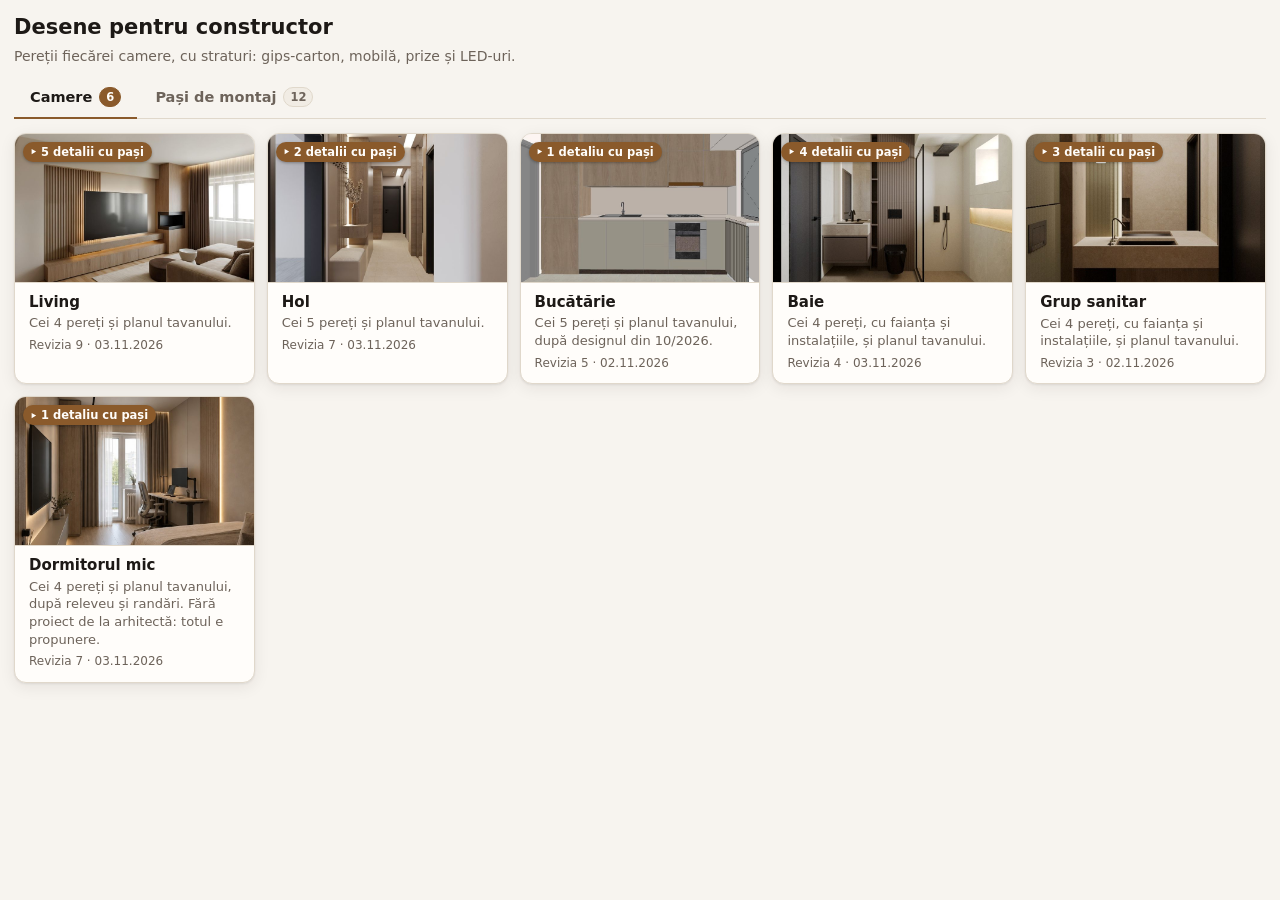
<file: index.html>
<!doctype html>
<html lang="ro">
<head>
<meta charset="utf-8">
<meta name="robots" content="noindex, nofollow">
<meta name="viewport" content="width=device-width, initial-scale=1">
<title>Desene pentru constructor</title>
<link rel="stylesheet" href="css/desen.css">
<script>try { var t = localStorage.getItem('desene:tema'); if (t === 'luminos' || t === 'intunecat') document.documentElement.dataset.tema = t; } catch (e) {}</script>
</head>
<body>
<div class="pagina">
  <header class="cap">
    <h1>Desene pentru constructor</h1>
    <span id="subtitlu">Pereții fiecărei camere, cu straturi: gips-carton, mobilă, prize și LED-uri.</span>
  </header>
  <div class="file-index" role="tablist" aria-label="Ce arată pagina" hidden>
    <button type="button" role="tab" id="fila-camere" aria-controls="panou-camere" aria-selected="true">Camere<span class="nr">6</span></button>
    <button type="button" role="tab" id="fila-pasi" aria-controls="panou-pasi" aria-selected="false" tabindex="-1">Pași de montaj<span class="nr"></span></button>
  </div>
  <section id="panou-camere" role="tabpanel" aria-labelledby="fila-camere">
  <div class="camere carduri">
    <a class="card" href="living.html#N">
      <span class="card-vizual"><img src="img/camere/living.jpg" width="800" height="500" alt="Randarea livingului: peretele televizorului, cu șemineul" loading="lazy" decoding="async"></span>
      <span class="card-text"><b>Living</b><small>Cei 4 pereți și planul tavanului.</small><span class="card-rev">Revizia 9 · 03.11.2026</span></span>
    </a>
    <a class="card" href="hol.html#N">
      <span class="card-vizual"><img src="img/camere/hol.jpg" width="800" height="500" alt="Randarea holului" loading="lazy" decoding="async"></span>
      <span class="card-text"><b>Hol</b><small>Cei 5 pereți și planul tavanului.</small><span class="card-rev">Revizia 7 · 03.11.2026</span></span>
    </a>
    <a class="card" href="bucatarie.html#N">
      <span class="card-vizual"><img src="img/camere/bucatarie.jpg" width="800" height="500" alt="Vederea bucătăriei din designul 10/2026" loading="lazy" decoding="async"></span>
      <span class="card-text"><b>Bucătărie</b><small>Cei 5 pereți și planul tavanului, după designul din 10/2026.</small><span class="card-rev">Revizia 5 · 02.11.2026</span></span>
    </a>
    <a class="card" href="baie.html#N">
      <span class="card-vizual"><img src="img/camere/baie.jpg" width="800" height="500" alt="Randarea băii" loading="lazy" decoding="async"></span>
      <span class="card-text"><b>Baie</b><small>Cei 4 pereți, cu faianța și instalațiile, și planul tavanului.</small><span class="card-rev">Revizia 4 · 03.11.2026</span></span>
    </a>
    <a class="card" href="gs.html#N">
      <span class="card-vizual"><img src="img/camere/gs.jpg" width="800" height="500" alt="Randarea grupului sanitar" loading="lazy" decoding="async"></span>
      <span class="card-text"><b>Grup sanitar</b><small>Cei 4 pereți, cu faianța și instalațiile, și planul tavanului.</small><span class="card-rev">Revizia 3 · 02.11.2026</span></span>
    </a>
    <a class="card" href="dormitor-mic.html#N">
      <span class="card-vizual"><img src="img/camere/dormitor-mic.jpg" width="800" height="500" alt="Randarea dormitorului mic: televizorul, dulapul, ușa de balcon și biroul" loading="lazy" decoding="async"></span>
      <span class="card-text"><b>Dormitorul mic</b><small>Cei 4 pereți și planul tavanului, după releveu și randări. Fără proiect de la arhitectă: totul e propunere.</small><span class="card-rev">Revizia 7 · 03.11.2026</span></span>
    </a>
  </div>
  </section>
  <section id="panou-pasi" class="index-pasi" role="tabpanel" aria-labelledby="fila-pasi" hidden></section>
</div>
<script src="data/living.js"></script>
<script src="data/hol.js"></script>
<script src="data/bucatarie.js"></script>
<script src="data/baie.js"></script>
<script src="data/gs.js"></script>
<script src="data/dormitor-mic.js"></script>
<script src="data/detalii/D-06.js"></script>
<script src="data/detalii/D03p.js"></script>
<script src="data/detalii/G3.js"></script>
<script src="data/detalii/D-09.js"></script>
<script src="data/detalii/TFH.js"></script>
<script src="data/detalii/DUS.js"></script>
<script src="data/detalii/NI1.js"></script>
<script src="data/detalii/WC.js"></script>
<script src="data/detalii/M02-B.js"></script>
<script src="data/detalii/PUSH.js"></script>
<script src="data/detalii/AC-D.js"></script>
<script src="data/detalii/AC-L.js"></script>
<script src="js/pasi.js"></script>
<script src="js/index.js"></script>
</body>
</html>
</file>
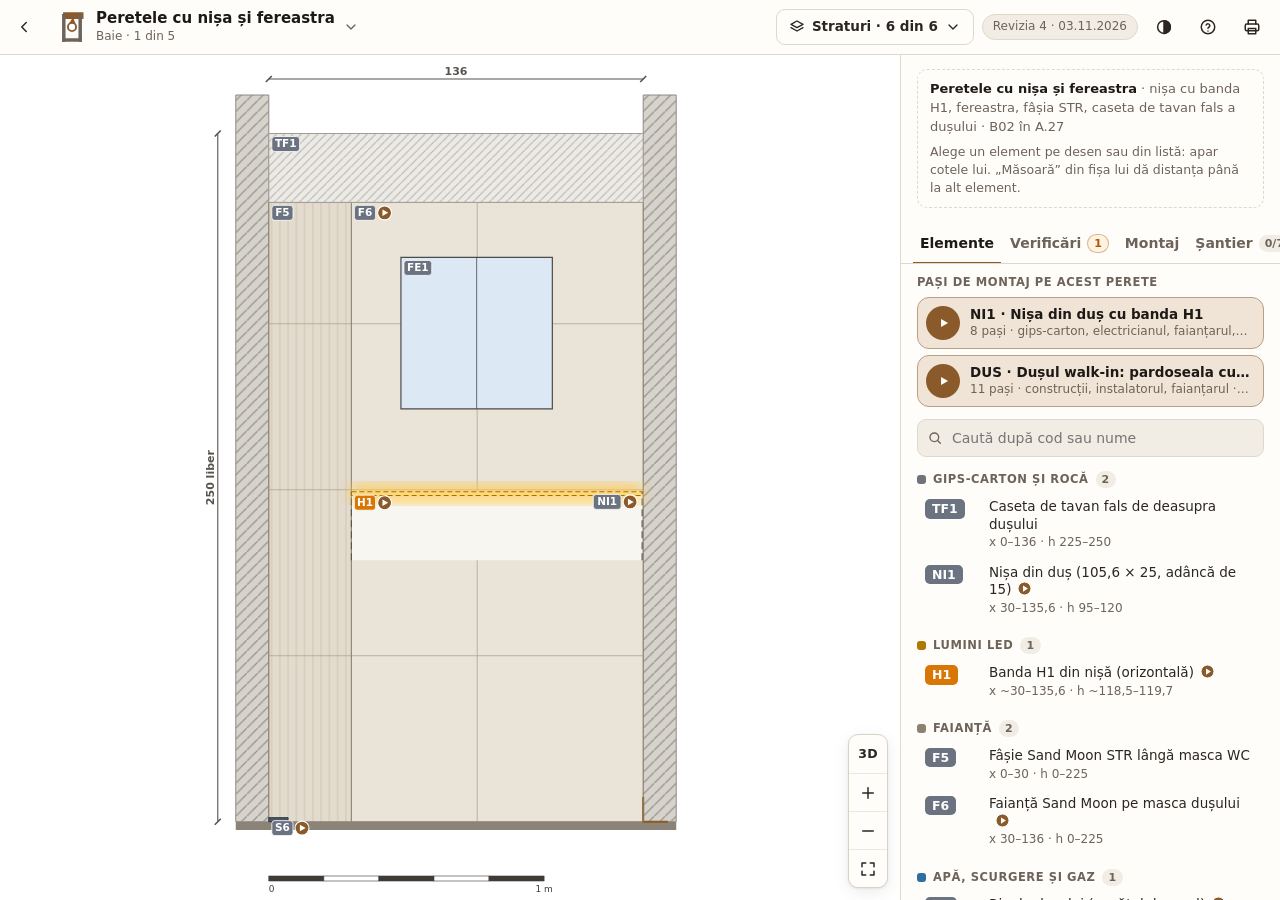
<file: baie.html>
<!doctype html>
<html lang="ro">
<head>
<meta charset="utf-8">
<meta name="robots" content="noindex, nofollow">
<meta name="viewport" content="width=device-width, initial-scale=1, viewport-fit=cover">
<title>Baie — desene</title>
<link rel="stylesheet" href="css/desen.css">
<script>try { var t = localStorage.getItem('desene:tema'); if (t === 'luminos' || t === 'intunecat') document.documentElement.dataset.tema = t; } catch (e) {}</script>
</head>
<body>
<div class="app">
  <header class="bara">
    <a class="buton-icon" href="index.html" title="Toate camerele" aria-label="Toate camerele" data-icon="inapoi"></a>
    <div id="plan" class="mini-plan"></div>
    <div class="titluri">
      <h1 id="titlu">Baie</h1>
      <span id="subtitlu"></span>
    </div>
    <button type="button" id="alege-perete" class="alege-perete" data-act="meniu" data-id="pereti" aria-haspopup="dialog" aria-expanded="false" aria-controls="meniu-pereti"></button>
    <div id="pereti" class="segmente" role="tablist" aria-label="Pereții camerei"></div>
    <span class="bara-spatiu"></span>
    <button type="button" id="buton-straturi" class="buton straturi-btn" data-act="meniu" data-id="straturi" aria-haspopup="true" aria-expanded="false" aria-controls="meniu-straturi"></button>
    <span id="meta" class="chip-meta"></span>
    <button type="button" id="buton-tema" class="buton-icon doar-lat" data-act="meniu" data-id="tema" aria-haspopup="true" aria-expanded="false" aria-controls="meniu-tema"></button>
    <button class="buton-icon doar-lat" data-act="ajutor" data-icon="ajutor" title="Cum se folosește și legenda" aria-label="Cum se folosește"></button>
    <button class="buton-icon doar-lat" data-act="tipareste" data-icon="tipar" title="Tipărește pe A3, scara 1:20" aria-label="Tipărește"></button>
    <button class="buton-icon doar-ingust" data-act="meniu" data-id="mai" data-icon="mai" title="Ajutorul, tiparul și revizia" aria-label="Mai mult" aria-haspopup="true" aria-expanded="false" aria-controls="meniu-mai"></button>
  </header>

  <div class="meniu-fundal" data-act="inchide-meniu" hidden></div>
  <div id="meniu-pereti" class="meniu meniu-pereti" role="dialog" aria-label="Alege peretele" hidden></div>
  <div id="meniu-straturi" class="meniu meniu-straturi" role="group" aria-label="Straturi afișate" hidden><div class="meniu-cap">Ce se vede pe desen</div><div id="straturi"></div></div>
  <div id="meniu-mai" class="meniu meniu-mai" role="menu" aria-label="Mai mult" hidden>
    <button type="button" class="meniu-rand" data-act="ajutor" role="menuitem" data-icon="ajutor">Cum se folosește și legenda</button>
    <button type="button" class="meniu-rand" data-act="tipareste" role="menuitem" data-icon="tipar">Tipărește pe A3</button>
    <button type="button" class="meniu-rand" data-act="ajutor" data-id="modificari" role="menuitem" data-icon="revizie"><span id="meta-meniu"></span></button>
    <div class="tema-rand" role="group" aria-label="Tema"><span>Tema</span><div id="tema-mai" class="segmente"></div></div>
  </div>
  <div id="meniu-tema" class="meniu meniu-tema" role="menu" aria-label="Tema" hidden></div>

  <main class="lucru">
    <div class="desen-cutie">
      <svg id="desen" xmlns="http://www.w3.org/2000/svg" aria-label="Desenul peretelui"></svg>
      <div id="eticheta-hover" class="tooltip" hidden></div>
      <div id="banda-masura" class="banda-masura" hidden aria-live="polite"></div>
      <div id="variante" class="variante" hidden></div>
      <button type="button" id="coduri-ascunse" class="coduri-ascunse nu-print" data-act="zoom-coduri" hidden></button>
      <div class="zoom">
        <button data-act="zoom-plus" data-icon="plus" title="Mărește" aria-label="Mărește"></button>
        <button data-act="zoom-minus" data-icon="minus" title="Micșorează" aria-label="Micșorează"></button>
        <button data-act="zoom-tot" data-icon="tot" title="Tot peretele" aria-label="Tot peretele"></button>
      </div>
    </div>

    <aside id="panou" class="panou" data-stare="mic">
      <div class="rezumat-bara"><button id="panou-rezumat" class="rezumat" data-act="panou" aria-expanded="false" aria-controls="panou-corp"></button><div id="rezumat-actiuni" class="rezumat-actiuni"></div></div>
      <div id="pasi-foaie" class="pasi-perete pasi-foaie"></div>
      <div id="panou-corp" class="panou-corp">
        <section id="selectie" class="selectie gol" aria-live="polite"></section>
        <div class="file" role="tablist">
          <button role="tab" data-act="fila" data-id="elemente" class="on" aria-selected="true">Elemente <span id="nr-elemente" class="nr"></span></button>
          <button role="tab" data-act="fila" data-id="verificari" aria-selected="false">Verificări <span id="nr-verificari"></span></button>
          <button role="tab" data-act="fila" data-id="montaj" aria-selected="false" hidden>Montaj <span id="nr-montaj" class="nr"></span></button>
          <button role="tab" data-act="fila" data-id="santier" aria-selected="false">Șantier <span id="nr-santier" class="nr"></span></button>
        </div>
        <div id="fila-elemente" class="fila">
          <div id="pasi-lista" class="pasi-perete"></div>
          <label class="cauta"><span data-icon="cauta"></span><input id="cauta" type="search" placeholder="Caută după cod sau nume" autocomplete="off"></label>
          <div id="lista"></div>
          <button type="button" class="link-tabel" data-act="fila" data-id="santier">Bifele pentru șantier →</button>
        </div>
        <div id="fila-verificari" class="fila" hidden><div id="verificari"></div></div>
        <div id="fila-montaj" class="fila" hidden><div id="montaj"></div></div>
        <div id="fila-santier" class="fila" hidden><div id="santier"></div><button type="button" class="buton tabel-btn" data-act="tabel-complet">Tabelul complet, cu sursa și starea ↗</button></div>
      </div>
    </aside>
    <div class="doar-print tipar-info">
      <section><h2>De unde se măsoară</h2><div class="referinte"></div></section>
      <section><h2>Legendă</h2><div class="legenda"></div></section>
      <section><h2>Verificări</h2><ul id="verificari-tipar"></ul></section>
    </div>
  </main>
</div>

<div class="sub">
  <section id="tabel-complet" class="sec-tabel">
    <div class="sec-cap"><h2>Toate elementele peretelui, de la stânga la dreapta</h2><button type="button" class="buton-icon nu-print" data-act="inchide-tabel" data-icon="inchide" title="Închide tabelul (Esc)" aria-label="Închide tabelul"></button></div>
    <p class="nota nu-print">Bifează ce e gata pe șantier. Bifele rămân salvate în acest browser.</p>
    <div id="tabel"></div>
  </section>
  <p id="modificari"></p>
</div>

<dialog id="dialog-ajutor" aria-labelledby="ajutor-titlu">
  <div class="dialog-cap"><h2 id="ajutor-titlu">Cum se folosește</h2><button class="buton-icon" data-act="inchide-dialog" data-icon="inchide" aria-label="Închide"></button></div>
  <div class="dialog-corp">
    <h3>Pe desen</h3>
    <ul>
      <li><b>Click sau atingere pe un element:</b> celelalte se estompează și apar cotele lui, cu roșu, față de colțuri, pardoseală și tavan. Pe telefon apare fișa scurtă, cu trei cote; „Detalii” deschide fișa întreagă, cu toate cotele, nota și sursa.</li>
      <li><b>Distanța dintre două elemente:</b> în fișa primului element apeși „Măsoară”, apoi alegi al doilea, pe desen sau în listă. Cotele dintre ele apar cu albastru, iar banda de sus arată distanța. Pe calculator merge și Shift + clic pe al doilea element.</li>
      <li><b>Zoom:</b> rotița mouse-ului sau două degete. Butonul cu patru colțuri arată tot peretele. Pe telefon, cât se vede tot peretele, apar doar codurile elementelor mari; butonul „coduri ascunse” mărește desenul și le arată pe toate.</li>
      <li><b>Anulare:</b> ✕, „Gata”, butonul Înapoi al telefonului sau al browserului, tasta Esc sau un clic pe un loc gol.</li>
      <li><b>Pereții:</b> pe calculator, filele din bara de sus; pe telefon, butonul cu numele peretelui, care deschide lista pereților. Semnul ▶ arată pereții cu pași de montaj.</li>
      <li><b>Straturi:</b> butonul Straturi din bară (pe telefon, cel cu foi suprapuse și un număr) deschide lista straturilor. Fiecare rând ascunde sau arată elementele lui. Alegerea rămâne salvată în browser.</li>
      <li><b>Pași de montaj:</b> semnul ▶ de lângă un cod, butonul „Cum se montează” din fișă sau fila Montaj deschid pașii animați. Treci între pași cu săgețile, cu tastatura sau glisând stânga-dreapta. Pașii văzuți rămân marcați, iar fereastra se redeschide de unde ai rămas. „Se aplică la” te duce la element, pe peretele lui. „Trimite linkul” trimite pe WhatsApp linkul spre pasul de acum.</li>
      <li><b>Verificări:</b> „De rezolvat” are atenționările; „Note și informații” se deschide la cerere. O atingere pe un text îl arată întreg, cu sursa.</li>
      <li><b>Bife pentru șantier:</b> fila Șantier din panou. Tabelul complet, cu sursa și starea, se deschide din ea.</li>
      <li><b>Tema:</b> pe calculator, butonul de lângă ajutor; pe telefon, rândul „Tema” din meniul ⋯. Automat urmează tema telefonului sau a calculatorului; Luminos și Întunecat o fixează. Alegerea rămâne salvată în browser. Desenul rămâne pe fundal deschis în ambele teme.</li>
      <li><b>Telefon pe orizontală:</b> fișa și listele trec în dreapta, iar desenul ia toată înălțimea. Pașii de montaj ocupă tot ecranul, cu desenul în stânga.</li>
    </ul>
    <h3>Ce s-a schimbat</h3><p id="modificari-ajutor"></p>
    <h3>De unde se măsoară</h3><div class="referinte"></div>
    <h3>Legendă</h3><div class="legenda"></div>
  </div>
</dialog>

<script src="data/baie.js"></script>
<script src="data/detalii/G3.js"></script>
<script src="data/detalii/DUS.js"></script>
<script src="data/detalii/NI1.js"></script>
<script src="data/detalii/WC.js"></script>
<script src="data/detalii/PUSH.js"></script>
<script src="js/pasi.js"></script>
<script src="js/desen.js"></script>
<script>Desen.pagina('baie');</script>
</body>
</html>
</file>
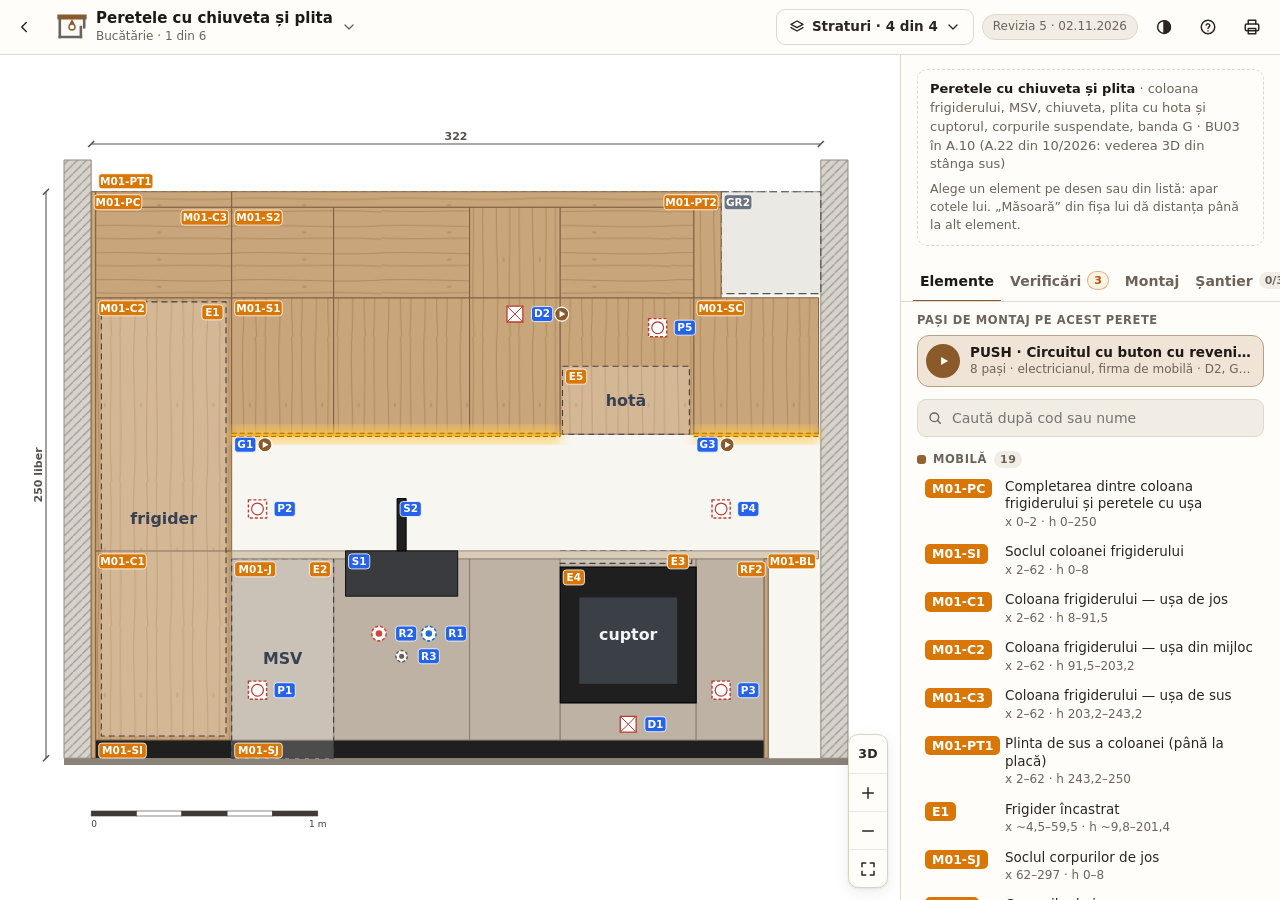
<file: bucatarie.html>
<!doctype html>
<html lang="ro">
<head>
<meta charset="utf-8">
<meta name="robots" content="noindex, nofollow">
<meta name="viewport" content="width=device-width, initial-scale=1, viewport-fit=cover">
<title>Bucătărie — desene</title>
<link rel="stylesheet" href="css/desen.css">
<script>try { var t = localStorage.getItem('desene:tema'); if (t === 'luminos' || t === 'intunecat') document.documentElement.dataset.tema = t; } catch (e) {}</script>
</head>
<body>
<div class="app">
  <header class="bara">
    <a class="buton-icon" href="index.html" title="Toate camerele" aria-label="Toate camerele" data-icon="inapoi"></a>
    <div id="plan" class="mini-plan"></div>
    <div class="titluri">
      <h1 id="titlu">Bucătărie</h1>
      <span id="subtitlu"></span>
    </div>
    <button type="button" id="alege-perete" class="alege-perete" data-act="meniu" data-id="pereti" aria-haspopup="dialog" aria-expanded="false" aria-controls="meniu-pereti"></button>
    <div id="pereti" class="segmente" role="tablist" aria-label="Pereții camerei"></div>
    <span class="bara-spatiu"></span>
    <button type="button" id="buton-straturi" class="buton straturi-btn" data-act="meniu" data-id="straturi" aria-haspopup="true" aria-expanded="false" aria-controls="meniu-straturi"></button>
    <span id="meta" class="chip-meta"></span>
    <button type="button" id="buton-tema" class="buton-icon doar-lat" data-act="meniu" data-id="tema" aria-haspopup="true" aria-expanded="false" aria-controls="meniu-tema"></button>
    <button class="buton-icon doar-lat" data-act="ajutor" data-icon="ajutor" title="Cum se folosește și legenda" aria-label="Cum se folosește"></button>
    <button class="buton-icon doar-lat" data-act="tipareste" data-icon="tipar" title="Tipărește pe A3, scara 1:20" aria-label="Tipărește"></button>
    <button class="buton-icon doar-ingust" data-act="meniu" data-id="mai" data-icon="mai" title="Ajutorul, tiparul și revizia" aria-label="Mai mult" aria-haspopup="true" aria-expanded="false" aria-controls="meniu-mai"></button>
  </header>

  <div class="meniu-fundal" data-act="inchide-meniu" hidden></div>
  <div id="meniu-pereti" class="meniu meniu-pereti" role="dialog" aria-label="Alege peretele" hidden></div>
  <div id="meniu-straturi" class="meniu meniu-straturi" role="group" aria-label="Straturi afișate" hidden><div class="meniu-cap">Ce se vede pe desen</div><div id="straturi"></div></div>
  <div id="meniu-mai" class="meniu meniu-mai" role="menu" aria-label="Mai mult" hidden>
    <button type="button" class="meniu-rand" data-act="ajutor" role="menuitem" data-icon="ajutor">Cum se folosește și legenda</button>
    <button type="button" class="meniu-rand" data-act="tipareste" role="menuitem" data-icon="tipar">Tipărește pe A3</button>
    <button type="button" class="meniu-rand" data-act="ajutor" data-id="modificari" role="menuitem" data-icon="revizie"><span id="meta-meniu"></span></button>
    <div class="tema-rand" role="group" aria-label="Tema"><span>Tema</span><div id="tema-mai" class="segmente"></div></div>
  </div>
  <div id="meniu-tema" class="meniu meniu-tema" role="menu" aria-label="Tema" hidden></div>

  <main class="lucru">
    <div class="desen-cutie">
      <svg id="desen" xmlns="http://www.w3.org/2000/svg" aria-label="Desenul peretelui"></svg>
      <div id="eticheta-hover" class="tooltip" hidden></div>
      <div id="banda-masura" class="banda-masura" hidden aria-live="polite"></div>
      <div id="variante" class="variante" hidden></div>
      <button type="button" id="coduri-ascunse" class="coduri-ascunse nu-print" data-act="zoom-coduri" hidden></button>
      <div class="zoom">
        <button data-act="zoom-plus" data-icon="plus" title="Mărește" aria-label="Mărește"></button>
        <button data-act="zoom-minus" data-icon="minus" title="Micșorează" aria-label="Micșorează"></button>
        <button data-act="zoom-tot" data-icon="tot" title="Tot peretele" aria-label="Tot peretele"></button>
      </div>
    </div>

    <aside id="panou" class="panou" data-stare="mic">
      <div class="rezumat-bara"><button id="panou-rezumat" class="rezumat" data-act="panou" aria-expanded="false" aria-controls="panou-corp"></button><div id="rezumat-actiuni" class="rezumat-actiuni"></div></div>
      <div id="pasi-foaie" class="pasi-perete pasi-foaie"></div>
      <div id="panou-corp" class="panou-corp">
        <section id="selectie" class="selectie gol" aria-live="polite"></section>
        <div class="file" role="tablist">
          <button role="tab" data-act="fila" data-id="elemente" class="on" aria-selected="true">Elemente <span id="nr-elemente" class="nr"></span></button>
          <button role="tab" data-act="fila" data-id="verificari" aria-selected="false">Verificări <span id="nr-verificari"></span></button>
          <button role="tab" data-act="fila" data-id="montaj" aria-selected="false" hidden>Montaj <span id="nr-montaj" class="nr"></span></button>
          <button role="tab" data-act="fila" data-id="santier" aria-selected="false">Șantier <span id="nr-santier" class="nr"></span></button>
        </div>
        <div id="fila-elemente" class="fila">
          <div id="pasi-lista" class="pasi-perete"></div>
          <label class="cauta"><span data-icon="cauta"></span><input id="cauta" type="search" placeholder="Caută după cod sau nume" autocomplete="off"></label>
          <div id="lista"></div>
          <button type="button" class="link-tabel" data-act="fila" data-id="santier">Bifele pentru șantier →</button>
        </div>
        <div id="fila-verificari" class="fila" hidden><div id="verificari"></div></div>
        <div id="fila-montaj" class="fila" hidden><div id="montaj"></div></div>
        <div id="fila-santier" class="fila" hidden><div id="santier"></div><button type="button" class="buton tabel-btn" data-act="tabel-complet">Tabelul complet, cu sursa și starea ↗</button></div>
      </div>
    </aside>
    <div class="doar-print tipar-info">
      <section><h2>De unde se măsoară</h2><div class="referinte"></div></section>
      <section><h2>Legendă</h2><div class="legenda"></div></section>
      <section><h2>Verificări</h2><ul id="verificari-tipar"></ul></section>
    </div>
  </main>
</div>

<div class="sub">
  <section id="tabel-complet" class="sec-tabel">
    <div class="sec-cap"><h2>Toate elementele peretelui, de la stânga la dreapta</h2><button type="button" class="buton-icon nu-print" data-act="inchide-tabel" data-icon="inchide" title="Închide tabelul (Esc)" aria-label="Închide tabelul"></button></div>
    <p class="nota nu-print">Bifează ce e gata pe șantier. Bifele rămân salvate în acest browser.</p>
    <div id="tabel"></div>
  </section>
  <p id="modificari"></p>
</div>

<dialog id="dialog-ajutor" aria-labelledby="ajutor-titlu">
  <div class="dialog-cap"><h2 id="ajutor-titlu">Cum se folosește</h2><button class="buton-icon" data-act="inchide-dialog" data-icon="inchide" aria-label="Închide"></button></div>
  <div class="dialog-corp">
    <h3>Pe desen</h3>
    <ul>
      <li><b>Click sau atingere pe un element:</b> celelalte se estompează și apar cotele lui, cu roșu, față de colțuri, pardoseală și tavan. Pe telefon apare fișa scurtă, cu trei cote; „Detalii” deschide fișa întreagă, cu toate cotele, nota și sursa.</li>
      <li><b>Distanța dintre două elemente:</b> în fișa primului element apeși „Măsoară”, apoi alegi al doilea, pe desen sau în listă. Cotele dintre ele apar cu albastru, iar banda de sus arată distanța. Pe calculator merge și Shift + clic pe al doilea element.</li>
      <li><b>Zoom:</b> rotița mouse-ului sau două degete. Butonul cu patru colțuri arată tot peretele. Pe telefon, cât se vede tot peretele, apar doar codurile elementelor mari; butonul „coduri ascunse” mărește desenul și le arată pe toate.</li>
      <li><b>Anulare:</b> ✕, „Gata”, butonul Înapoi al telefonului sau al browserului, tasta Esc sau un clic pe un loc gol.</li>
      <li><b>Pereții:</b> pe calculator, filele din bara de sus; pe telefon, butonul cu numele peretelui, care deschide lista pereților. Semnul ▶ arată pereții cu pași de montaj.</li>
      <li><b>Straturi:</b> butonul Straturi din bară (pe telefon, cel cu foi suprapuse și un număr) deschide lista straturilor. Fiecare rând ascunde sau arată elementele lui. Alegerea rămâne salvată în browser.</li>
      <li><b>Pași de montaj:</b> semnul ▶ de lângă un cod, butonul „Cum se montează” din fișă sau fila Montaj deschid pașii animați. Treci între pași cu săgețile, cu tastatura sau glisând stânga-dreapta. Pașii văzuți rămân marcați, iar fereastra se redeschide de unde ai rămas. „Se aplică la” te duce la element, pe peretele lui. „Trimite linkul” trimite pe WhatsApp linkul spre pasul de acum.</li>
      <li><b>Verificări:</b> „De rezolvat” are atenționările; „Note și informații” se deschide la cerere. O atingere pe un text îl arată întreg, cu sursa.</li>
      <li><b>Bife pentru șantier:</b> fila Șantier din panou. Tabelul complet, cu sursa și starea, se deschide din ea.</li>
      <li><b>Tema:</b> pe calculator, butonul de lângă ajutor; pe telefon, rândul „Tema” din meniul ⋯. Automat urmează tema telefonului sau a calculatorului; Luminos și Întunecat o fixează. Alegerea rămâne salvată în browser. Desenul rămâne pe fundal deschis în ambele teme.</li>
      <li><b>Telefon pe orizontală:</b> fișa și listele trec în dreapta, iar desenul ia toată înălțimea. Pașii de montaj ocupă tot ecranul, cu desenul în stânga.</li>
    </ul>
    <h3>Ce s-a schimbat</h3><p id="modificari-ajutor"></p>
    <h3>De unde se măsoară</h3><div class="referinte"></div>
    <h3>Legendă</h3><div class="legenda"></div>
  </div>
</dialog>

<script src="data/bucatarie.js"></script>
<script src="data/detalii/G3.js"></script>
<script src="data/detalii/PUSH.js"></script>
<script src="js/pasi.js"></script>
<script src="js/desen.js"></script>
<script>Desen.pagina('bucatarie');</script>
</body>
</html>
</file>
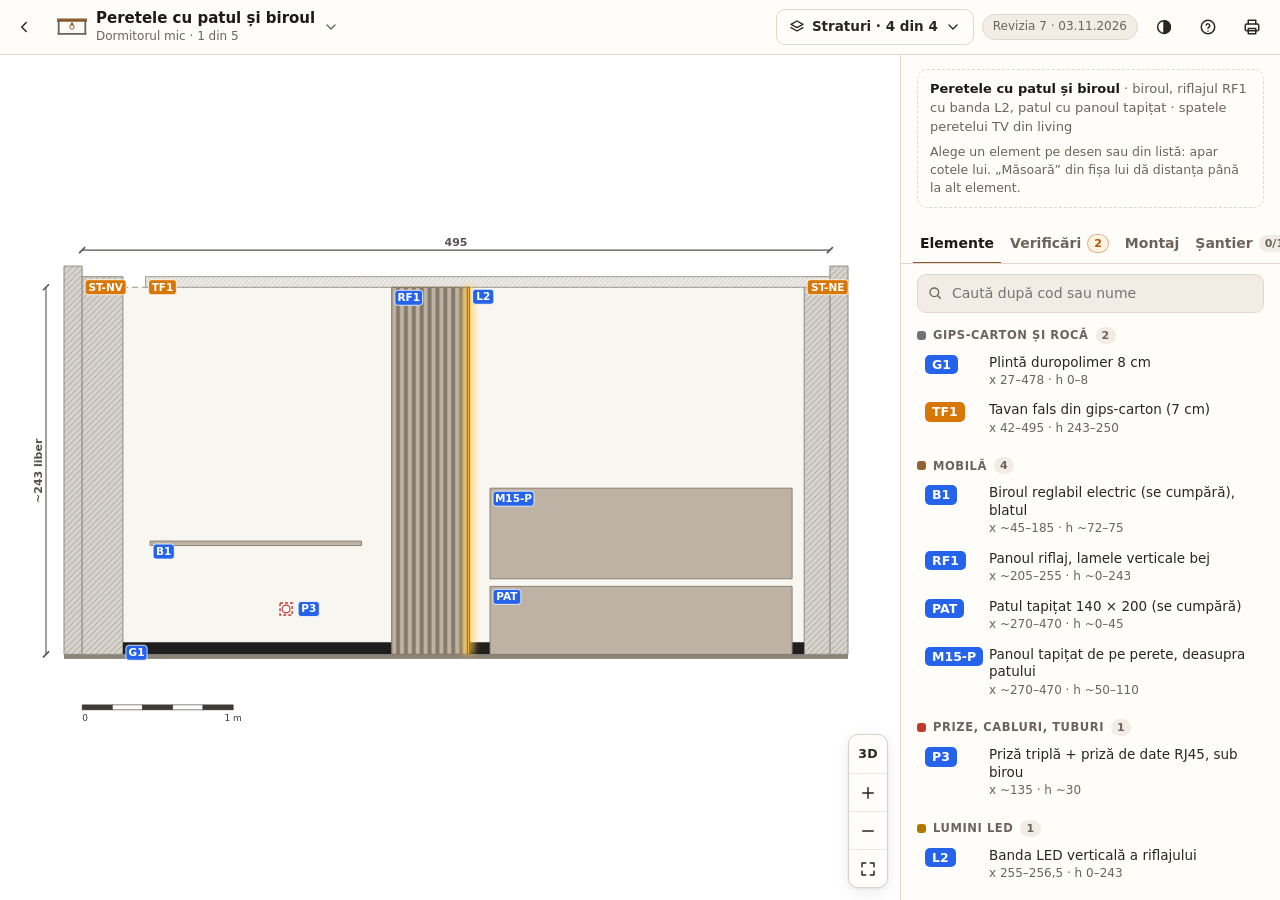
<file: dormitor-mic.html>
<!doctype html>
<html lang="ro">
<head>
<meta charset="utf-8">
<meta name="robots" content="noindex, nofollow">
<meta name="viewport" content="width=device-width, initial-scale=1, viewport-fit=cover">
<title>Dormitorul mic — desene</title>
<link rel="stylesheet" href="css/desen.css">
<script>try { var t = localStorage.getItem('desene:tema'); if (t === 'luminos' || t === 'intunecat') document.documentElement.dataset.tema = t; } catch (e) {}</script>
</head>
<body>
<div class="app">
  <header class="bara">
    <a class="buton-icon" href="index.html" title="Toate camerele" aria-label="Toate camerele" data-icon="inapoi"></a>
    <div id="plan" class="mini-plan"></div>
    <div class="titluri">
      <h1 id="titlu">Dormitorul mic</h1>
      <span id="subtitlu"></span>
    </div>
    <button type="button" id="alege-perete" class="alege-perete" data-act="meniu" data-id="pereti" aria-haspopup="dialog" aria-expanded="false" aria-controls="meniu-pereti"></button>
    <div id="pereti" class="segmente" role="tablist" aria-label="Pereții camerei"></div>
    <span class="bara-spatiu"></span>
    <button type="button" id="buton-straturi" class="buton straturi-btn" data-act="meniu" data-id="straturi" aria-haspopup="true" aria-expanded="false" aria-controls="meniu-straturi"></button>
    <span id="meta" class="chip-meta"></span>
    <button type="button" id="buton-tema" class="buton-icon doar-lat" data-act="meniu" data-id="tema" aria-haspopup="true" aria-expanded="false" aria-controls="meniu-tema"></button>
    <button class="buton-icon doar-lat" data-act="ajutor" data-icon="ajutor" title="Cum se folosește și legenda" aria-label="Cum se folosește"></button>
    <button class="buton-icon doar-lat" data-act="tipareste" data-icon="tipar" title="Tipărește pe A3, scara 1:20" aria-label="Tipărește"></button>
    <button class="buton-icon doar-ingust" data-act="meniu" data-id="mai" data-icon="mai" title="Ajutorul, tiparul și revizia" aria-label="Mai mult" aria-haspopup="true" aria-expanded="false" aria-controls="meniu-mai"></button>
  </header>

  <div class="meniu-fundal" data-act="inchide-meniu" hidden></div>
  <div id="meniu-pereti" class="meniu meniu-pereti" role="dialog" aria-label="Alege peretele" hidden></div>
  <div id="meniu-straturi" class="meniu meniu-straturi" role="group" aria-label="Straturi afișate" hidden><div class="meniu-cap">Ce se vede pe desen</div><div id="straturi"></div></div>
  <div id="meniu-mai" class="meniu meniu-mai" role="menu" aria-label="Mai mult" hidden>
    <button type="button" class="meniu-rand" data-act="ajutor" role="menuitem" data-icon="ajutor">Cum se folosește și legenda</button>
    <button type="button" class="meniu-rand" data-act="tipareste" role="menuitem" data-icon="tipar">Tipărește pe A3</button>
    <button type="button" class="meniu-rand" data-act="ajutor" data-id="modificari" role="menuitem" data-icon="revizie"><span id="meta-meniu"></span></button>
    <div class="tema-rand" role="group" aria-label="Tema"><span>Tema</span><div id="tema-mai" class="segmente"></div></div>
  </div>
  <div id="meniu-tema" class="meniu meniu-tema" role="menu" aria-label="Tema" hidden></div>

  <main class="lucru">
    <div class="desen-cutie">
      <svg id="desen" xmlns="http://www.w3.org/2000/svg" aria-label="Desenul peretelui"></svg>
      <div id="eticheta-hover" class="tooltip" hidden></div>
      <div id="banda-masura" class="banda-masura" hidden aria-live="polite"></div>
      <div id="variante" class="variante" hidden></div>
      <button type="button" id="coduri-ascunse" class="coduri-ascunse nu-print" data-act="zoom-coduri" hidden></button>
      <div class="zoom">
        <button data-act="zoom-plus" data-icon="plus" title="Mărește" aria-label="Mărește"></button>
        <button data-act="zoom-minus" data-icon="minus" title="Micșorează" aria-label="Micșorează"></button>
        <button data-act="zoom-tot" data-icon="tot" title="Tot peretele" aria-label="Tot peretele"></button>
      </div>
    </div>

    <aside id="panou" class="panou" data-stare="mic">
      <div class="rezumat-bara"><button id="panou-rezumat" class="rezumat" data-act="panou" aria-expanded="false" aria-controls="panou-corp"></button><div id="rezumat-actiuni" class="rezumat-actiuni"></div></div>
      <div id="pasi-foaie" class="pasi-perete pasi-foaie"></div>
      <div id="panou-corp" class="panou-corp">
        <section id="selectie" class="selectie gol" aria-live="polite"></section>
        <div class="file" role="tablist">
          <button role="tab" data-act="fila" data-id="elemente" class="on" aria-selected="true">Elemente <span id="nr-elemente" class="nr"></span></button>
          <button role="tab" data-act="fila" data-id="verificari" aria-selected="false">Verificări <span id="nr-verificari"></span></button>
          <button role="tab" data-act="fila" data-id="montaj" aria-selected="false" hidden>Montaj <span id="nr-montaj" class="nr"></span></button>
          <button role="tab" data-act="fila" data-id="santier" aria-selected="false">Șantier <span id="nr-santier" class="nr"></span></button>
        </div>
        <div id="fila-elemente" class="fila">
          <div id="pasi-lista" class="pasi-perete"></div>
          <label class="cauta"><span data-icon="cauta"></span><input id="cauta" type="search" placeholder="Caută după cod sau nume" autocomplete="off"></label>
          <div id="lista"></div>
          <button type="button" class="link-tabel" data-act="fila" data-id="santier">Bifele pentru șantier →</button>
        </div>
        <div id="fila-verificari" class="fila" hidden><div id="verificari"></div></div>
        <div id="fila-montaj" class="fila" hidden><div id="montaj"></div></div>
        <div id="fila-santier" class="fila" hidden><div id="santier"></div><button type="button" class="buton tabel-btn" data-act="tabel-complet">Tabelul complet, cu sursa și starea ↗</button></div>
      </div>
    </aside>
    <div class="doar-print tipar-info">
      <section><h2>De unde se măsoară</h2><div class="referinte"></div></section>
      <section><h2>Legendă</h2><div class="legenda"></div></section>
      <section><h2>Verificări</h2><ul id="verificari-tipar"></ul></section>
    </div>
  </main>
</div>

<div class="sub">
  <section id="tabel-complet" class="sec-tabel">
    <div class="sec-cap"><h2>Toate elementele peretelui, de la stânga la dreapta</h2><button type="button" class="buton-icon nu-print" data-act="inchide-tabel" data-icon="inchide" title="Închide tabelul (Esc)" aria-label="Închide tabelul"></button></div>
    <p class="nota nu-print">Bifează ce e gata pe șantier. Bifele rămân salvate în acest browser.</p>
    <div id="tabel"></div>
  </section>
  <p id="modificari"></p>
</div>

<dialog id="dialog-ajutor" aria-labelledby="ajutor-titlu">
  <div class="dialog-cap"><h2 id="ajutor-titlu">Cum se folosește</h2><button class="buton-icon" data-act="inchide-dialog" data-icon="inchide" aria-label="Închide"></button></div>
  <div class="dialog-corp">
    <h3>Pe desen</h3>
    <ul>
      <li><b>Click sau atingere pe un element:</b> celelalte se estompează și apar cotele lui, cu roșu, față de colțuri, pardoseală și tavan. Pe telefon apare fișa scurtă, cu trei cote; „Detalii” deschide fișa întreagă, cu toate cotele, nota și sursa.</li>
      <li><b>Distanța dintre două elemente:</b> în fișa primului element apeși „Măsoară”, apoi alegi al doilea, pe desen sau în listă. Cotele dintre ele apar cu albastru, iar banda de sus arată distanța. Pe calculator merge și Shift + clic pe al doilea element.</li>
      <li><b>Zoom:</b> rotița mouse-ului sau două degete. Butonul cu patru colțuri arată tot peretele. Pe telefon, cât se vede tot peretele, apar doar codurile elementelor mari; butonul „coduri ascunse” mărește desenul și le arată pe toate.</li>
      <li><b>Anulare:</b> ✕, „Gata”, butonul Înapoi al telefonului sau al browserului, tasta Esc sau un clic pe un loc gol.</li>
      <li><b>Pereții:</b> pe calculator, filele din bara de sus; pe telefon, butonul cu numele peretelui, care deschide lista pereților. Semnul ▶ arată pereții cu pași de montaj.</li>
      <li><b>Straturi:</b> butonul Straturi din bară (pe telefon, cel cu foi suprapuse și un număr) deschide lista straturilor. Fiecare rând ascunde sau arată elementele lui. Alegerea rămâne salvată în browser.</li>
      <li><b>Pași de montaj:</b> semnul ▶ de lângă un cod, butonul „Cum se montează” din fișă sau fila Montaj deschid pașii animați. Treci între pași cu săgețile, cu tastatura sau glisând stânga-dreapta. Pașii văzuți rămân marcați, iar fereastra se redeschide de unde ai rămas. „Se aplică la” te duce la element, pe peretele lui. „Trimite linkul” trimite pe WhatsApp linkul spre pasul de acum.</li>
      <li><b>Verificări:</b> „De rezolvat” are atenționările; „Note și informații” se deschide la cerere. O atingere pe un text îl arată întreg, cu sursa.</li>
      <li><b>Bife pentru șantier:</b> fila Șantier din panou. Tabelul complet, cu sursa și starea, se deschide din ea.</li>
      <li><b>Tema:</b> pe calculator, butonul de lângă ajutor; pe telefon, rândul „Tema” din meniul ⋯. Automat urmează tema telefonului sau a calculatorului; Luminos și Întunecat o fixează. Alegerea rămâne salvată în browser. Desenul rămâne pe fundal deschis în ambele teme.</li>
      <li><b>Telefon pe orizontală:</b> fișa și listele trec în dreapta, iar desenul ia toată înălțimea. Pașii de montaj ocupă tot ecranul, cu desenul în stânga.</li>
    </ul>
    <h3>Ce s-a schimbat</h3><p id="modificari-ajutor"></p>
    <h3>De unde se măsoară</h3><div class="referinte"></div>
    <h3>Legendă</h3><div class="legenda"></div>
  </div>
</dialog>

<script src="data/dormitor-mic.js"></script>
<script src="data/detalii/AC-D.js"></script>
<script src="js/pasi.js"></script>
<script src="js/desen.js"></script>
<script>Desen.pagina('dormitor-mic');</script>
</body>
</html>
</file>
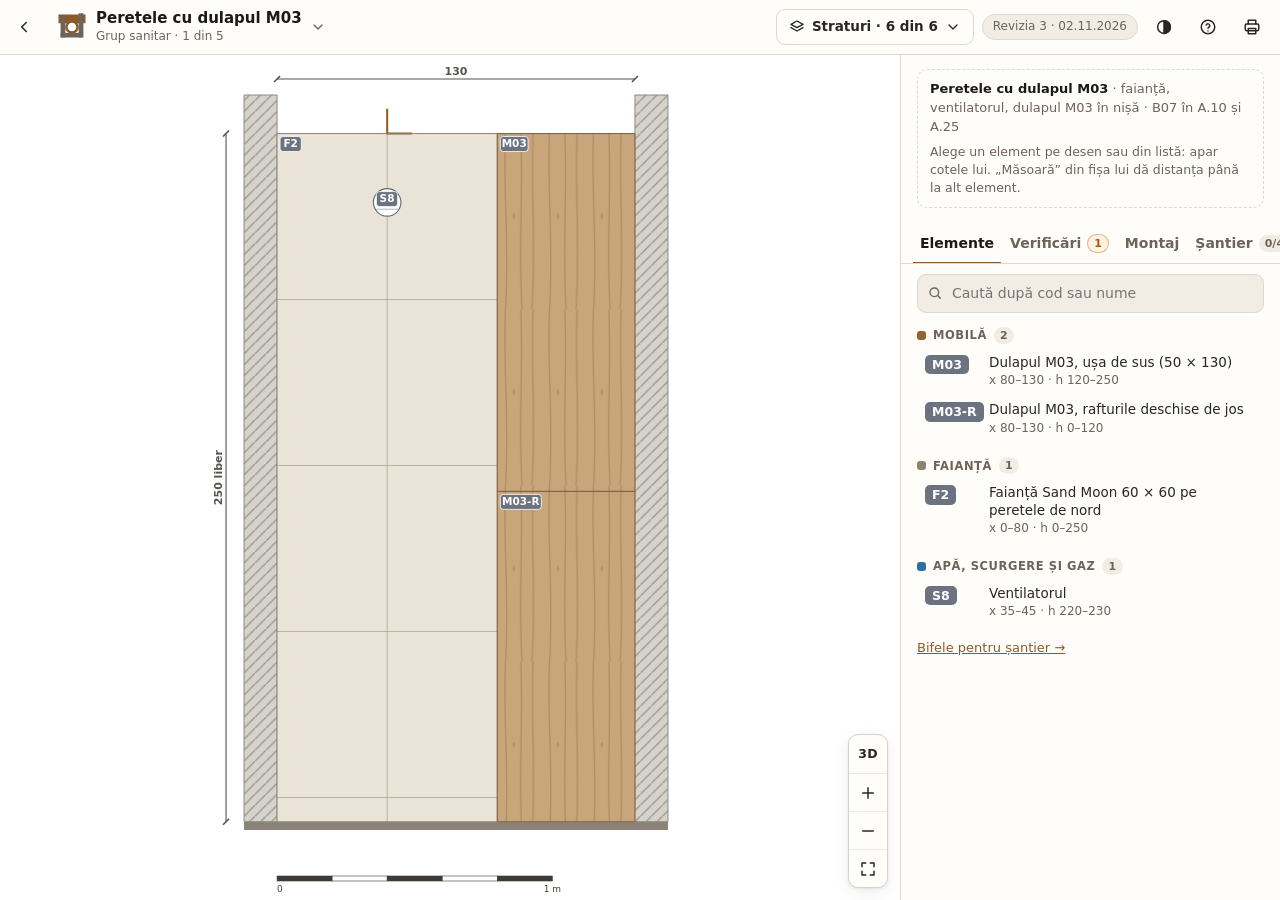
<file: gs.html>
<!doctype html>
<html lang="ro">
<head>
<meta charset="utf-8">
<meta name="robots" content="noindex, nofollow">
<meta name="viewport" content="width=device-width, initial-scale=1, viewport-fit=cover">
<title>Grup sanitar — desene</title>
<link rel="stylesheet" href="css/desen.css">
<script>try { var t = localStorage.getItem('desene:tema'); if (t === 'luminos' || t === 'intunecat') document.documentElement.dataset.tema = t; } catch (e) {}</script>
</head>
<body>
<div class="app">
  <header class="bara">
    <a class="buton-icon" href="index.html" title="Toate camerele" aria-label="Toate camerele" data-icon="inapoi"></a>
    <div id="plan" class="mini-plan"></div>
    <div class="titluri">
      <h1 id="titlu">Grup sanitar</h1>
      <span id="subtitlu"></span>
    </div>
    <button type="button" id="alege-perete" class="alege-perete" data-act="meniu" data-id="pereti" aria-haspopup="dialog" aria-expanded="false" aria-controls="meniu-pereti"></button>
    <div id="pereti" class="segmente" role="tablist" aria-label="Pereții camerei"></div>
    <span class="bara-spatiu"></span>
    <button type="button" id="buton-straturi" class="buton straturi-btn" data-act="meniu" data-id="straturi" aria-haspopup="true" aria-expanded="false" aria-controls="meniu-straturi"></button>
    <span id="meta" class="chip-meta"></span>
    <button type="button" id="buton-tema" class="buton-icon doar-lat" data-act="meniu" data-id="tema" aria-haspopup="true" aria-expanded="false" aria-controls="meniu-tema"></button>
    <button class="buton-icon doar-lat" data-act="ajutor" data-icon="ajutor" title="Cum se folosește și legenda" aria-label="Cum se folosește"></button>
    <button class="buton-icon doar-lat" data-act="tipareste" data-icon="tipar" title="Tipărește pe A3, scara 1:20" aria-label="Tipărește"></button>
    <button class="buton-icon doar-ingust" data-act="meniu" data-id="mai" data-icon="mai" title="Ajutorul, tiparul și revizia" aria-label="Mai mult" aria-haspopup="true" aria-expanded="false" aria-controls="meniu-mai"></button>
  </header>

  <div class="meniu-fundal" data-act="inchide-meniu" hidden></div>
  <div id="meniu-pereti" class="meniu meniu-pereti" role="dialog" aria-label="Alege peretele" hidden></div>
  <div id="meniu-straturi" class="meniu meniu-straturi" role="group" aria-label="Straturi afișate" hidden><div class="meniu-cap">Ce se vede pe desen</div><div id="straturi"></div></div>
  <div id="meniu-mai" class="meniu meniu-mai" role="menu" aria-label="Mai mult" hidden>
    <button type="button" class="meniu-rand" data-act="ajutor" role="menuitem" data-icon="ajutor">Cum se folosește și legenda</button>
    <button type="button" class="meniu-rand" data-act="tipareste" role="menuitem" data-icon="tipar">Tipărește pe A3</button>
    <button type="button" class="meniu-rand" data-act="ajutor" data-id="modificari" role="menuitem" data-icon="revizie"><span id="meta-meniu"></span></button>
    <div class="tema-rand" role="group" aria-label="Tema"><span>Tema</span><div id="tema-mai" class="segmente"></div></div>
  </div>
  <div id="meniu-tema" class="meniu meniu-tema" role="menu" aria-label="Tema" hidden></div>

  <main class="lucru">
    <div class="desen-cutie">
      <svg id="desen" xmlns="http://www.w3.org/2000/svg" aria-label="Desenul peretelui"></svg>
      <div id="eticheta-hover" class="tooltip" hidden></div>
      <div id="banda-masura" class="banda-masura" hidden aria-live="polite"></div>
      <div id="variante" class="variante" hidden></div>
      <button type="button" id="coduri-ascunse" class="coduri-ascunse nu-print" data-act="zoom-coduri" hidden></button>
      <div class="zoom">
        <button data-act="zoom-plus" data-icon="plus" title="Mărește" aria-label="Mărește"></button>
        <button data-act="zoom-minus" data-icon="minus" title="Micșorează" aria-label="Micșorează"></button>
        <button data-act="zoom-tot" data-icon="tot" title="Tot peretele" aria-label="Tot peretele"></button>
      </div>
    </div>

    <aside id="panou" class="panou" data-stare="mic">
      <div class="rezumat-bara"><button id="panou-rezumat" class="rezumat" data-act="panou" aria-expanded="false" aria-controls="panou-corp"></button><div id="rezumat-actiuni" class="rezumat-actiuni"></div></div>
      <div id="pasi-foaie" class="pasi-perete pasi-foaie"></div>
      <div id="panou-corp" class="panou-corp">
        <section id="selectie" class="selectie gol" aria-live="polite"></section>
        <div class="file" role="tablist">
          <button role="tab" data-act="fila" data-id="elemente" class="on" aria-selected="true">Elemente <span id="nr-elemente" class="nr"></span></button>
          <button role="tab" data-act="fila" data-id="verificari" aria-selected="false">Verificări <span id="nr-verificari"></span></button>
          <button role="tab" data-act="fila" data-id="montaj" aria-selected="false" hidden>Montaj <span id="nr-montaj" class="nr"></span></button>
          <button role="tab" data-act="fila" data-id="santier" aria-selected="false">Șantier <span id="nr-santier" class="nr"></span></button>
        </div>
        <div id="fila-elemente" class="fila">
          <div id="pasi-lista" class="pasi-perete"></div>
          <label class="cauta"><span data-icon="cauta"></span><input id="cauta" type="search" placeholder="Caută după cod sau nume" autocomplete="off"></label>
          <div id="lista"></div>
          <button type="button" class="link-tabel" data-act="fila" data-id="santier">Bifele pentru șantier →</button>
        </div>
        <div id="fila-verificari" class="fila" hidden><div id="verificari"></div></div>
        <div id="fila-montaj" class="fila" hidden><div id="montaj"></div></div>
        <div id="fila-santier" class="fila" hidden><div id="santier"></div><button type="button" class="buton tabel-btn" data-act="tabel-complet">Tabelul complet, cu sursa și starea ↗</button></div>
      </div>
    </aside>
    <div class="doar-print tipar-info">
      <section><h2>De unde se măsoară</h2><div class="referinte"></div></section>
      <section><h2>Legendă</h2><div class="legenda"></div></section>
      <section><h2>Verificări</h2><ul id="verificari-tipar"></ul></section>
    </div>
  </main>
</div>

<div class="sub">
  <section id="tabel-complet" class="sec-tabel">
    <div class="sec-cap"><h2>Toate elementele peretelui, de la stânga la dreapta</h2><button type="button" class="buton-icon nu-print" data-act="inchide-tabel" data-icon="inchide" title="Închide tabelul (Esc)" aria-label="Închide tabelul"></button></div>
    <p class="nota nu-print">Bifează ce e gata pe șantier. Bifele rămân salvate în acest browser.</p>
    <div id="tabel"></div>
  </section>
  <p id="modificari"></p>
</div>

<dialog id="dialog-ajutor" aria-labelledby="ajutor-titlu">
  <div class="dialog-cap"><h2 id="ajutor-titlu">Cum se folosește</h2><button class="buton-icon" data-act="inchide-dialog" data-icon="inchide" aria-label="Închide"></button></div>
  <div class="dialog-corp">
    <h3>Pe desen</h3>
    <ul>
      <li><b>Click sau atingere pe un element:</b> celelalte se estompează și apar cotele lui, cu roșu, față de colțuri, pardoseală și tavan. Pe telefon apare fișa scurtă, cu trei cote; „Detalii” deschide fișa întreagă, cu toate cotele, nota și sursa.</li>
      <li><b>Distanța dintre două elemente:</b> în fișa primului element apeși „Măsoară”, apoi alegi al doilea, pe desen sau în listă. Cotele dintre ele apar cu albastru, iar banda de sus arată distanța. Pe calculator merge și Shift + clic pe al doilea element.</li>
      <li><b>Zoom:</b> rotița mouse-ului sau două degete. Butonul cu patru colțuri arată tot peretele. Pe telefon, cât se vede tot peretele, apar doar codurile elementelor mari; butonul „coduri ascunse” mărește desenul și le arată pe toate.</li>
      <li><b>Anulare:</b> ✕, „Gata”, butonul Înapoi al telefonului sau al browserului, tasta Esc sau un clic pe un loc gol.</li>
      <li><b>Pereții:</b> pe calculator, filele din bara de sus; pe telefon, butonul cu numele peretelui, care deschide lista pereților. Semnul ▶ arată pereții cu pași de montaj.</li>
      <li><b>Straturi:</b> butonul Straturi din bară (pe telefon, cel cu foi suprapuse și un număr) deschide lista straturilor. Fiecare rând ascunde sau arată elementele lui. Alegerea rămâne salvată în browser.</li>
      <li><b>Pași de montaj:</b> semnul ▶ de lângă un cod, butonul „Cum se montează” din fișă sau fila Montaj deschid pașii animați. Treci între pași cu săgețile, cu tastatura sau glisând stânga-dreapta. Pașii văzuți rămân marcați, iar fereastra se redeschide de unde ai rămas. „Se aplică la” te duce la element, pe peretele lui. „Trimite linkul” trimite pe WhatsApp linkul spre pasul de acum.</li>
      <li><b>Verificări:</b> „De rezolvat” are atenționările; „Note și informații” se deschide la cerere. O atingere pe un text îl arată întreg, cu sursa.</li>
      <li><b>Bife pentru șantier:</b> fila Șantier din panou. Tabelul complet, cu sursa și starea, se deschide din ea.</li>
      <li><b>Tema:</b> pe calculator, butonul de lângă ajutor; pe telefon, rândul „Tema” din meniul ⋯. Automat urmează tema telefonului sau a calculatorului; Luminos și Întunecat o fixează. Alegerea rămâne salvată în browser. Desenul rămâne pe fundal deschis în ambele teme.</li>
      <li><b>Telefon pe orizontală:</b> fișa și listele trec în dreapta, iar desenul ia toată înălțimea. Pașii de montaj ocupă tot ecranul, cu desenul în stânga.</li>
    </ul>
    <h3>Ce s-a schimbat</h3><p id="modificari-ajutor"></p>
    <h3>De unde se măsoară</h3><div class="referinte"></div>
    <h3>Legendă</h3><div class="legenda"></div>
  </div>
</dialog>

<script src="data/gs.js"></script>
<script src="data/detalii/G3.js"></script>
<script src="data/detalii/M02-B.js"></script>
<script src="data/detalii/WC.js"></script>
<script src="data/detalii/PUSH.js"></script>
<script src="js/pasi.js"></script>
<script src="js/desen.js"></script>
<script>Desen.pagina('gs');</script>
</body>
</html>
</file>
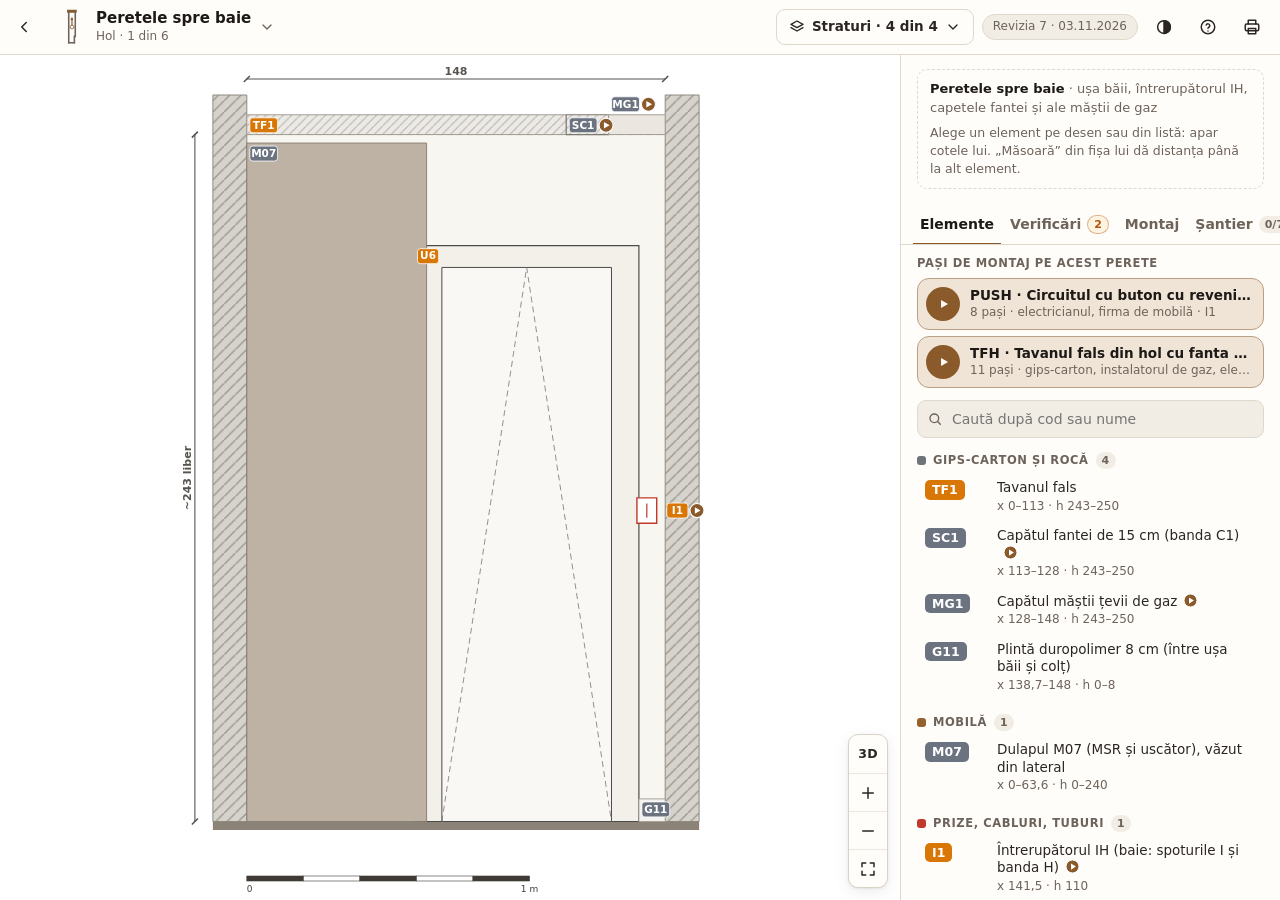
<file: hol.html>
<!doctype html>
<html lang="ro">
<head>
<meta charset="utf-8">
<meta name="robots" content="noindex, nofollow">
<meta name="viewport" content="width=device-width, initial-scale=1, viewport-fit=cover">
<title>Hol — desene</title>
<link rel="stylesheet" href="css/desen.css">
<script>try { var t = localStorage.getItem('desene:tema'); if (t === 'luminos' || t === 'intunecat') document.documentElement.dataset.tema = t; } catch (e) {}</script>
</head>
<body>
<div class="app">
  <header class="bara">
    <a class="buton-icon" href="index.html" title="Toate camerele" aria-label="Toate camerele" data-icon="inapoi"></a>
    <div id="plan" class="mini-plan"></div>
    <div class="titluri">
      <h1 id="titlu">Hol</h1>
      <span id="subtitlu"></span>
    </div>
    <button type="button" id="alege-perete" class="alege-perete" data-act="meniu" data-id="pereti" aria-haspopup="dialog" aria-expanded="false" aria-controls="meniu-pereti"></button>
    <div id="pereti" class="segmente" role="tablist" aria-label="Pereții camerei"></div>
    <span class="bara-spatiu"></span>
    <button type="button" id="buton-straturi" class="buton straturi-btn" data-act="meniu" data-id="straturi" aria-haspopup="true" aria-expanded="false" aria-controls="meniu-straturi"></button>
    <span id="meta" class="chip-meta"></span>
    <button type="button" id="buton-tema" class="buton-icon doar-lat" data-act="meniu" data-id="tema" aria-haspopup="true" aria-expanded="false" aria-controls="meniu-tema"></button>
    <button class="buton-icon doar-lat" data-act="ajutor" data-icon="ajutor" title="Cum se folosește și legenda" aria-label="Cum se folosește"></button>
    <button class="buton-icon doar-lat" data-act="tipareste" data-icon="tipar" title="Tipărește pe A3, scara 1:20" aria-label="Tipărește"></button>
    <button class="buton-icon doar-ingust" data-act="meniu" data-id="mai" data-icon="mai" title="Ajutorul, tiparul și revizia" aria-label="Mai mult" aria-haspopup="true" aria-expanded="false" aria-controls="meniu-mai"></button>
  </header>

  <div class="meniu-fundal" data-act="inchide-meniu" hidden></div>
  <div id="meniu-pereti" class="meniu meniu-pereti" role="dialog" aria-label="Alege peretele" hidden></div>
  <div id="meniu-straturi" class="meniu meniu-straturi" role="group" aria-label="Straturi afișate" hidden><div class="meniu-cap">Ce se vede pe desen</div><div id="straturi"></div></div>
  <div id="meniu-mai" class="meniu meniu-mai" role="menu" aria-label="Mai mult" hidden>
    <button type="button" class="meniu-rand" data-act="ajutor" role="menuitem" data-icon="ajutor">Cum se folosește și legenda</button>
    <button type="button" class="meniu-rand" data-act="tipareste" role="menuitem" data-icon="tipar">Tipărește pe A3</button>
    <button type="button" class="meniu-rand" data-act="ajutor" data-id="modificari" role="menuitem" data-icon="revizie"><span id="meta-meniu"></span></button>
    <div class="tema-rand" role="group" aria-label="Tema"><span>Tema</span><div id="tema-mai" class="segmente"></div></div>
  </div>
  <div id="meniu-tema" class="meniu meniu-tema" role="menu" aria-label="Tema" hidden></div>

  <main class="lucru">
    <div class="desen-cutie">
      <svg id="desen" xmlns="http://www.w3.org/2000/svg" aria-label="Desenul peretelui"></svg>
      <div id="eticheta-hover" class="tooltip" hidden></div>
      <div id="banda-masura" class="banda-masura" hidden aria-live="polite"></div>
      <div id="variante" class="variante" hidden></div>
      <button type="button" id="coduri-ascunse" class="coduri-ascunse nu-print" data-act="zoom-coduri" hidden></button>
      <div class="zoom">
        <button data-act="zoom-plus" data-icon="plus" title="Mărește" aria-label="Mărește"></button>
        <button data-act="zoom-minus" data-icon="minus" title="Micșorează" aria-label="Micșorează"></button>
        <button data-act="zoom-tot" data-icon="tot" title="Tot peretele" aria-label="Tot peretele"></button>
      </div>
    </div>

    <aside id="panou" class="panou" data-stare="mic">
      <div class="rezumat-bara"><button id="panou-rezumat" class="rezumat" data-act="panou" aria-expanded="false" aria-controls="panou-corp"></button><div id="rezumat-actiuni" class="rezumat-actiuni"></div></div>
      <div id="pasi-foaie" class="pasi-perete pasi-foaie"></div>
      <div id="panou-corp" class="panou-corp">
        <section id="selectie" class="selectie gol" aria-live="polite"></section>
        <div class="file" role="tablist">
          <button role="tab" data-act="fila" data-id="elemente" class="on" aria-selected="true">Elemente <span id="nr-elemente" class="nr"></span></button>
          <button role="tab" data-act="fila" data-id="verificari" aria-selected="false">Verificări <span id="nr-verificari"></span></button>
          <button role="tab" data-act="fila" data-id="montaj" aria-selected="false" hidden>Montaj <span id="nr-montaj" class="nr"></span></button>
          <button role="tab" data-act="fila" data-id="santier" aria-selected="false">Șantier <span id="nr-santier" class="nr"></span></button>
        </div>
        <div id="fila-elemente" class="fila">
          <div id="pasi-lista" class="pasi-perete"></div>
          <label class="cauta"><span data-icon="cauta"></span><input id="cauta" type="search" placeholder="Caută după cod sau nume" autocomplete="off"></label>
          <div id="lista"></div>
          <button type="button" class="link-tabel" data-act="fila" data-id="santier">Bifele pentru șantier →</button>
        </div>
        <div id="fila-verificari" class="fila" hidden><div id="verificari"></div></div>
        <div id="fila-montaj" class="fila" hidden><div id="montaj"></div></div>
        <div id="fila-santier" class="fila" hidden><div id="santier"></div><button type="button" class="buton tabel-btn" data-act="tabel-complet">Tabelul complet, cu sursa și starea ↗</button></div>
      </div>
    </aside>
    <div class="doar-print tipar-info">
      <section><h2>De unde se măsoară</h2><div class="referinte"></div></section>
      <section><h2>Legendă</h2><div class="legenda"></div></section>
      <section><h2>Verificări</h2><ul id="verificari-tipar"></ul></section>
    </div>
  </main>
</div>

<div class="sub">
  <section id="tabel-complet" class="sec-tabel">
    <div class="sec-cap"><h2>Toate elementele peretelui, de la stânga la dreapta</h2><button type="button" class="buton-icon nu-print" data-act="inchide-tabel" data-icon="inchide" title="Închide tabelul (Esc)" aria-label="Închide tabelul"></button></div>
    <p class="nota nu-print">Bifează ce e gata pe șantier. Bifele rămân salvate în acest browser.</p>
    <div id="tabel"></div>
  </section>
  <p id="modificari"></p>
</div>

<dialog id="dialog-ajutor" aria-labelledby="ajutor-titlu">
  <div class="dialog-cap"><h2 id="ajutor-titlu">Cum se folosește</h2><button class="buton-icon" data-act="inchide-dialog" data-icon="inchide" aria-label="Închide"></button></div>
  <div class="dialog-corp">
    <h3>Pe desen</h3>
    <ul>
      <li><b>Click sau atingere pe un element:</b> celelalte se estompează și apar cotele lui, cu roșu, față de colțuri, pardoseală și tavan. Pe telefon apare fișa scurtă, cu trei cote; „Detalii” deschide fișa întreagă, cu toate cotele, nota și sursa.</li>
      <li><b>Distanța dintre două elemente:</b> în fișa primului element apeși „Măsoară”, apoi alegi al doilea, pe desen sau în listă. Cotele dintre ele apar cu albastru, iar banda de sus arată distanța. Pe calculator merge și Shift + clic pe al doilea element.</li>
      <li><b>Zoom:</b> rotița mouse-ului sau două degete. Butonul cu patru colțuri arată tot peretele. Pe telefon, cât se vede tot peretele, apar doar codurile elementelor mari; butonul „coduri ascunse” mărește desenul și le arată pe toate.</li>
      <li><b>Anulare:</b> ✕, „Gata”, butonul Înapoi al telefonului sau al browserului, tasta Esc sau un clic pe un loc gol.</li>
      <li><b>Pereții:</b> pe calculator, filele din bara de sus; pe telefon, butonul cu numele peretelui, care deschide lista pereților. Semnul ▶ arată pereții cu pași de montaj.</li>
      <li><b>Straturi:</b> butonul Straturi din bară (pe telefon, cel cu foi suprapuse și un număr) deschide lista straturilor. Fiecare rând ascunde sau arată elementele lui. Alegerea rămâne salvată în browser.</li>
      <li><b>Pași de montaj:</b> semnul ▶ de lângă un cod, butonul „Cum se montează” din fișă sau fila Montaj deschid pașii animați. Treci între pași cu săgețile, cu tastatura sau glisând stânga-dreapta. Pașii văzuți rămân marcați, iar fereastra se redeschide de unde ai rămas. „Se aplică la” te duce la element, pe peretele lui. „Trimite linkul” trimite pe WhatsApp linkul spre pasul de acum.</li>
      <li><b>Verificări:</b> „De rezolvat” are atenționările; „Note și informații” se deschide la cerere. O atingere pe un text îl arată întreg, cu sursa.</li>
      <li><b>Bife pentru șantier:</b> fila Șantier din panou. Tabelul complet, cu sursa și starea, se deschide din ea.</li>
      <li><b>Tema:</b> pe calculator, butonul de lângă ajutor; pe telefon, rândul „Tema” din meniul ⋯. Automat urmează tema telefonului sau a calculatorului; Luminos și Întunecat o fixează. Alegerea rămâne salvată în browser. Desenul rămâne pe fundal deschis în ambele teme.</li>
      <li><b>Telefon pe orizontală:</b> fișa și listele trec în dreapta, iar desenul ia toată înălțimea. Pașii de montaj ocupă tot ecranul, cu desenul în stânga.</li>
    </ul>
    <h3>Ce s-a schimbat</h3><p id="modificari-ajutor"></p>
    <h3>De unde se măsoară</h3><div class="referinte"></div>
    <h3>Legendă</h3><div class="legenda"></div>
  </div>
</dialog>

<script src="data/hol.js"></script>
<script src="data/detalii/G3.js"></script>
<script src="data/detalii/TFH.js"></script>
<script src="data/detalii/PUSH.js"></script>
<script src="js/pasi.js"></script>
<script src="js/desen.js"></script>
<script>Desen.pagina('hol');</script>
</body>
</html>
</file>
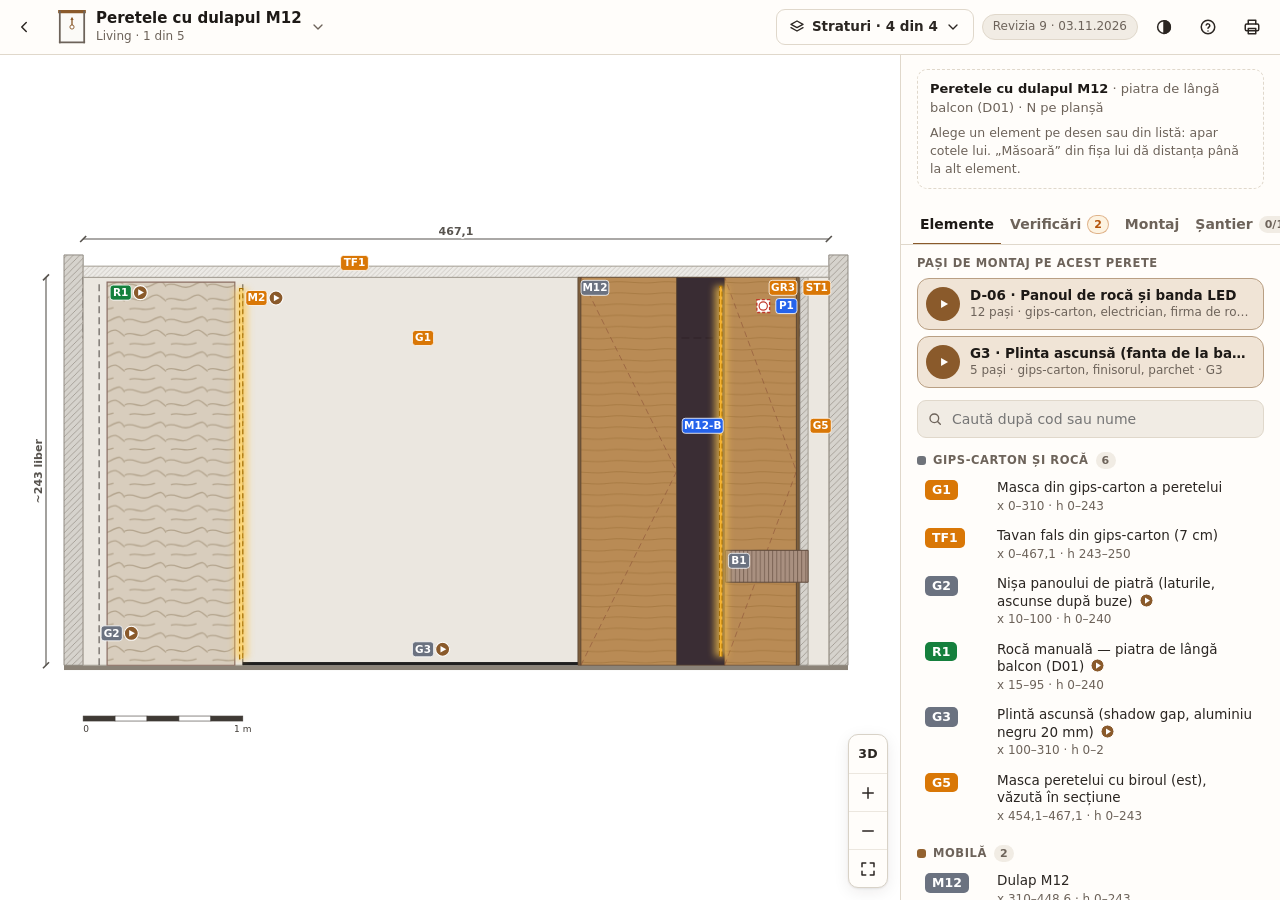
<file: living.html>
<!doctype html>
<html lang="ro">
<head>
<meta charset="utf-8">
<meta name="robots" content="noindex, nofollow">
<meta name="viewport" content="width=device-width, initial-scale=1, viewport-fit=cover">
<title>Living — desene</title>
<link rel="stylesheet" href="css/desen.css">
<script>try { var t = localStorage.getItem('desene:tema'); if (t === 'luminos' || t === 'intunecat') document.documentElement.dataset.tema = t; } catch (e) {}</script>
</head>
<body>
<div class="app">
  <header class="bara">
    <a class="buton-icon" href="index.html" title="Toate camerele" aria-label="Toate camerele" data-icon="inapoi"></a>
    <div id="plan" class="mini-plan"></div>
    <div class="titluri">
      <h1 id="titlu">Living</h1>
      <span id="subtitlu"></span>
    </div>
    <button type="button" id="alege-perete" class="alege-perete" data-act="meniu" data-id="pereti" aria-haspopup="dialog" aria-expanded="false" aria-controls="meniu-pereti"></button>
    <div id="pereti" class="segmente" role="tablist" aria-label="Pereții camerei"></div>
    <span class="bara-spatiu"></span>
    <button type="button" id="buton-straturi" class="buton straturi-btn" data-act="meniu" data-id="straturi" aria-haspopup="true" aria-expanded="false" aria-controls="meniu-straturi"></button>
    <span id="meta" class="chip-meta"></span>
    <button type="button" id="buton-tema" class="buton-icon doar-lat" data-act="meniu" data-id="tema" aria-haspopup="true" aria-expanded="false" aria-controls="meniu-tema"></button>
    <button class="buton-icon doar-lat" data-act="ajutor" data-icon="ajutor" title="Cum se folosește și legenda" aria-label="Cum se folosește"></button>
    <button class="buton-icon doar-lat" data-act="tipareste" data-icon="tipar" title="Tipărește pe A3, scara 1:20" aria-label="Tipărește"></button>
    <button class="buton-icon doar-ingust" data-act="meniu" data-id="mai" data-icon="mai" title="Ajutorul, tiparul și revizia" aria-label="Mai mult" aria-haspopup="true" aria-expanded="false" aria-controls="meniu-mai"></button>
  </header>

  <div class="meniu-fundal" data-act="inchide-meniu" hidden></div>
  <div id="meniu-pereti" class="meniu meniu-pereti" role="dialog" aria-label="Alege peretele" hidden></div>
  <div id="meniu-straturi" class="meniu meniu-straturi" role="group" aria-label="Straturi afișate" hidden><div class="meniu-cap">Ce se vede pe desen</div><div id="straturi"></div></div>
  <div id="meniu-mai" class="meniu meniu-mai" role="menu" aria-label="Mai mult" hidden>
    <button type="button" class="meniu-rand" data-act="ajutor" role="menuitem" data-icon="ajutor">Cum se folosește și legenda</button>
    <button type="button" class="meniu-rand" data-act="tipareste" role="menuitem" data-icon="tipar">Tipărește pe A3</button>
    <button type="button" class="meniu-rand" data-act="ajutor" data-id="modificari" role="menuitem" data-icon="revizie"><span id="meta-meniu"></span></button>
    <div class="tema-rand" role="group" aria-label="Tema"><span>Tema</span><div id="tema-mai" class="segmente"></div></div>
  </div>
  <div id="meniu-tema" class="meniu meniu-tema" role="menu" aria-label="Tema" hidden></div>

  <main class="lucru">
    <div class="desen-cutie">
      <svg id="desen" xmlns="http://www.w3.org/2000/svg" aria-label="Desenul peretelui"></svg>
      <div id="eticheta-hover" class="tooltip" hidden></div>
      <div id="banda-masura" class="banda-masura" hidden aria-live="polite"></div>
      <div id="variante" class="variante" hidden></div>
      <button type="button" id="coduri-ascunse" class="coduri-ascunse nu-print" data-act="zoom-coduri" hidden></button>
      <div class="zoom">
        <button data-act="zoom-plus" data-icon="plus" title="Mărește" aria-label="Mărește"></button>
        <button data-act="zoom-minus" data-icon="minus" title="Micșorează" aria-label="Micșorează"></button>
        <button data-act="zoom-tot" data-icon="tot" title="Tot peretele" aria-label="Tot peretele"></button>
      </div>
    </div>

    <aside id="panou" class="panou" data-stare="mic">
      <div class="rezumat-bara"><button id="panou-rezumat" class="rezumat" data-act="panou" aria-expanded="false" aria-controls="panou-corp"></button><div id="rezumat-actiuni" class="rezumat-actiuni"></div></div>
      <div id="pasi-foaie" class="pasi-perete pasi-foaie"></div>
      <div id="panou-corp" class="panou-corp">
        <section id="selectie" class="selectie gol" aria-live="polite"></section>
        <div class="file" role="tablist">
          <button role="tab" data-act="fila" data-id="elemente" class="on" aria-selected="true">Elemente <span id="nr-elemente" class="nr"></span></button>
          <button role="tab" data-act="fila" data-id="verificari" aria-selected="false">Verificări <span id="nr-verificari"></span></button>
          <button role="tab" data-act="fila" data-id="montaj" aria-selected="false" hidden>Montaj <span id="nr-montaj" class="nr"></span></button>
          <button role="tab" data-act="fila" data-id="santier" aria-selected="false">Șantier <span id="nr-santier" class="nr"></span></button>
        </div>
        <div id="fila-elemente" class="fila">
          <div id="pasi-lista" class="pasi-perete"></div>
          <label class="cauta"><span data-icon="cauta"></span><input id="cauta" type="search" placeholder="Caută după cod sau nume" autocomplete="off"></label>
          <div id="lista"></div>
          <button type="button" class="link-tabel" data-act="fila" data-id="santier">Bifele pentru șantier →</button>
        </div>
        <div id="fila-verificari" class="fila" hidden><div id="verificari"></div></div>
        <div id="fila-montaj" class="fila" hidden><div id="montaj"></div></div>
        <div id="fila-santier" class="fila" hidden><div id="santier"></div><button type="button" class="buton tabel-btn" data-act="tabel-complet">Tabelul complet, cu sursa și starea ↗</button></div>
      </div>
    </aside>
    <div class="doar-print tipar-info">
      <section><h2>De unde se măsoară</h2><div class="referinte"></div></section>
      <section><h2>Legendă</h2><div class="legenda"></div></section>
      <section><h2>Verificări</h2><ul id="verificari-tipar"></ul></section>
    </div>
  </main>
</div>

<div class="sub">
  <section id="tabel-complet" class="sec-tabel">
    <div class="sec-cap"><h2>Toate elementele peretelui, de la stânga la dreapta</h2><button type="button" class="buton-icon nu-print" data-act="inchide-tabel" data-icon="inchide" title="Închide tabelul (Esc)" aria-label="Închide tabelul"></button></div>
    <p class="nota nu-print">Bifează ce e gata pe șantier. Bifele rămân salvate în acest browser.</p>
    <div id="tabel"></div>
  </section>
  <p id="modificari"></p>
</div>

<dialog id="dialog-ajutor" aria-labelledby="ajutor-titlu">
  <div class="dialog-cap"><h2 id="ajutor-titlu">Cum se folosește</h2><button class="buton-icon" data-act="inchide-dialog" data-icon="inchide" aria-label="Închide"></button></div>
  <div class="dialog-corp">
    <h3>Pe desen</h3>
    <ul>
      <li><b>Click sau atingere pe un element:</b> celelalte se estompează și apar cotele lui, cu roșu, față de colțuri, pardoseală și tavan. Pe telefon apare fișa scurtă, cu trei cote; „Detalii” deschide fișa întreagă, cu toate cotele, nota și sursa.</li>
      <li><b>Distanța dintre două elemente:</b> în fișa primului element apeși „Măsoară”, apoi alegi al doilea, pe desen sau în listă. Cotele dintre ele apar cu albastru, iar banda de sus arată distanța. Pe calculator merge și Shift + clic pe al doilea element.</li>
      <li><b>Zoom:</b> rotița mouse-ului sau două degete. Butonul cu patru colțuri arată tot peretele. Pe telefon, cât se vede tot peretele, apar doar codurile elementelor mari; butonul „coduri ascunse” mărește desenul și le arată pe toate.</li>
      <li><b>Anulare:</b> ✕, „Gata”, butonul Înapoi al telefonului sau al browserului, tasta Esc sau un clic pe un loc gol.</li>
      <li><b>Pereții:</b> pe calculator, filele din bara de sus; pe telefon, butonul cu numele peretelui, care deschide lista pereților. Semnul ▶ arată pereții cu pași de montaj.</li>
      <li><b>Straturi:</b> butonul Straturi din bară (pe telefon, cel cu foi suprapuse și un număr) deschide lista straturilor. Fiecare rând ascunde sau arată elementele lui. Alegerea rămâne salvată în browser.</li>
      <li><b>Pași de montaj:</b> semnul ▶ de lângă un cod, butonul „Cum se montează” din fișă sau fila Montaj deschid pașii animați. Treci între pași cu săgețile, cu tastatura sau glisând stânga-dreapta. Pașii văzuți rămân marcați, iar fereastra se redeschide de unde ai rămas. „Se aplică la” te duce la element, pe peretele lui. „Trimite linkul” trimite pe WhatsApp linkul spre pasul de acum.</li>
      <li><b>Verificări:</b> „De rezolvat” are atenționările; „Note și informații” se deschide la cerere. O atingere pe un text îl arată întreg, cu sursa.</li>
      <li><b>Bife pentru șantier:</b> fila Șantier din panou. Tabelul complet, cu sursa și starea, se deschide din ea.</li>
      <li><b>Tema:</b> pe calculator, butonul de lângă ajutor; pe telefon, rândul „Tema” din meniul ⋯. Automat urmează tema telefonului sau a calculatorului; Luminos și Întunecat o fixează. Alegerea rămâne salvată în browser. Desenul rămâne pe fundal deschis în ambele teme.</li>
      <li><b>Telefon pe orizontală:</b> fișa și listele trec în dreapta, iar desenul ia toată înălțimea. Pașii de montaj ocupă tot ecranul, cu desenul în stânga.</li>
    </ul>
    <h3>Ce s-a schimbat</h3><p id="modificari-ajutor"></p>
    <h3>De unde se măsoară</h3><div class="referinte"></div>
    <h3>Legendă</h3><div class="legenda"></div>
  </div>
</dialog>

<script src="data/living.js"></script>
<script src="data/detalii/D-06.js"></script>
<script src="data/detalii/D03p.js"></script>
<script src="data/detalii/G3.js"></script>
<script src="data/detalii/D-09.js"></script>
<script src="data/detalii/AC-L.js"></script>
<script src="js/pasi.js"></script>
<script src="js/desen.js"></script>
<script>Desen.pagina('living');</script>
</body>
</html>
</file>
<file: css/desen.css>
/* Aceleași culori ca paginile din analiza/html (build.py). Desenul rămâne pe hârtie deschisă și în modul întunecat.
   Tema: fără data-tema pe <html> urmează sistemul (Automat); data-tema="intunecat" sau "luminos" o fixează
   (alegerea din bară, salvată în localStorage „desene:tema” și pusă din <head>, înainte de prima afișare). */
:root {
  --bg:#f7f4ef; --surface:#fffdfa; --surface-2:#f1ece4; --border:#e0d8cb;
  --text:#2b2622; --muted:#6d635a; --heading:#1d1916;
  --accent:#8a5a2b; --accent-soft:#f0e4d6;
  --hartie:#ffffff; --sel:#b42318; --intre:#1d4ed8; --atentie:#b45309; --atentie-soft:#fdf3e1; --ok:#15803d;
  --umbra:0 1px 2px rgba(40,30,20,.08), 0 4px 16px rgba(40,30,20,.08);
  --font:ui-sans-serif, system-ui, -apple-system, "Segoe UI", Roboto, Helvetica, Arial, sans-serif;
  color-scheme:light dark;
}
@media (prefers-color-scheme: dark) {
  :root:not([data-tema="luminos"]) {
    --bg:#17150f; --surface:#1f1c16; --surface-2:#272319; --border:#39332a;
    --text:#e8e2d6; --muted:#a49a8c; --heading:#f5f0e6;
    --accent:#d8a76a; --accent-soft:#302819;
    --hartie:#ebe7df; --sel:#f87171; --intre:#93b4ff; --atentie:#f0b45a; --atentie-soft:#2e2414; --ok:#4ade80;
    --umbra:0 1px 2px rgba(0,0,0,.4), 0 4px 16px rgba(0,0,0,.35);
  }
}
:root[data-tema="intunecat"] {
  --bg:#17150f; --surface:#1f1c16; --surface-2:#272319; --border:#39332a;
  --text:#e8e2d6; --muted:#a49a8c; --heading:#f5f0e6;
  --accent:#d8a76a; --accent-soft:#302819;
  --hartie:#ebe7df; --sel:#f87171; --intre:#93b4ff; --atentie:#f0b45a; --atentie-soft:#2e2414; --ok:#4ade80;
  --umbra:0 1px 2px rgba(0,0,0,.4), 0 4px 16px rgba(0,0,0,.35);
  color-scheme:dark;
}
:root[data-tema="luminos"] { color-scheme:light; }
* { box-sizing:border-box; }
[hidden] { display:none !important; }
html { -webkit-text-size-adjust:100%; }
body { margin:0; background:var(--bg); color:var(--text); font-family:var(--font); font-size:14px; line-height:1.45; }
a { color:var(--accent); }
button { font:inherit; color:inherit; }
:focus-visible { outline:2px solid var(--accent); outline-offset:2px; }
.ic { width:18px; height:18px; fill:none; stroke:currentColor; stroke-width:2; stroke-linecap:round; stroke-linejoin:round; flex:none; }
.doar-print { display:none; }

/* ---------------------------------------------------------------- index.html */
.pagina { max-width:1280px; margin:0 auto; padding:12px 14px 40px; }
header.cap { display:flex; flex-wrap:wrap; gap:4px 16px; align-items:baseline; margin-bottom:10px; }
header.cap .inapoi { font-size:13px; text-decoration:none; }
header.cap h1 { margin:0; font-size:21px; color:var(--heading); width:100%; }
header.cap #subtitlu { color:var(--muted); }
/* cardurile: imaginea sus (randarea camerei sau desenul detaliului), apoi titlul și subtitlul */
.carduri { display:grid; grid-template-columns:repeat(auto-fill, minmax(min(100%, 220px), 1fr)); gap:12px; }
.card { display:flex; flex-direction:column; min-width:0; overflow:hidden; border:1px solid var(--border); border-radius:12px; background:var(--surface); color:var(--text); text-decoration:none; box-shadow:var(--umbra); }
.card-vizual { position:relative; display:block; aspect-ratio:16 / 10; overflow:hidden; background:var(--surface-2); border-bottom:1px solid var(--border); }
.card-vizual img { display:block; width:100%; height:100%; object-fit:cover; }
.card-pasi .card-vizual { background:var(--hartie); }
.card-pasi .card-vizual > svg { position:absolute; top:12px; left:14px; width:calc(100% - 28px); height:calc(100% - 24px); }
.card-vizual .tag-pasi { position:absolute; left:8px; top:8px; box-shadow:0 1px 3px rgba(0,0,0,.3); }
.card-vizual .pp-semn { position:absolute; right:8px; bottom:8px; width:30px; height:30px; box-shadow:0 2px 6px rgba(0,0,0,.3); }
.card-vizual .pp-semn .ic { width:12px; height:12px; }
.card-text .badge { margin-right:2px; padding:0 6px; background:var(--heading); color:var(--surface); font-size:11.5px; vertical-align:1px; }
.card-text { display:flex; flex-direction:column; gap:2px; padding:10px 14px 12px; }
.card-text b { font-size:15px; line-height:1.3; color:var(--heading); }
.card-text small { font-size:13px; line-height:1.35; color:var(--muted); }
.card-rev { margin-top:4px; font-size:12px; line-height:1.3; color:var(--muted); }
@media (hover: hover) and (prefers-reduced-motion: no-preference) {
  .card { transition:border-color .15s, transform .15s; }
  .card-vizual img { transition:transform .3s; }
  .card:hover { border-color:color-mix(in srgb, var(--accent) 60%, var(--border)); transform:translateY(-2px); }
  .card:hover .card-vizual img { transform:scale(1.03); }
}
@media (hover: hover) and (prefers-reduced-motion: reduce) { .card:hover { border-color:color-mix(in srgb, var(--accent) 60%, var(--border)); } }
@media (max-width: 559px) {
  .carduri { grid-template-columns:1fr 1fr; gap:10px; }
  /* pașii, pe telefon: un card pe rând, ca desenele să rămână destul de mari */
  .index-pasi .carduri { grid-template-columns:1fr; }
  .file-index [role="tab"] { flex:1 1 0; justify-content:center; }
  .card-text { padding:8px 10px 10px; }
  .card-text b { font-size:14px; }
  .card-text small { font-size:12.5px; }
}
/* filele paginii: Camere și Pași de montaj */
.file-index { display:flex; gap:2px; margin:4px 0 14px; border-bottom:1px solid var(--border); }
.file-index [role="tab"] { display:inline-flex; align-items:center; gap:7px; margin-bottom:-1px; padding:10px 16px 9px; border:0; border-bottom:2px solid transparent; background:none; color:var(--muted); font-size:14.5px; font-weight:600; cursor:pointer; }
.file-index [role="tab"]:hover { color:var(--heading); }
.file-index [role="tab"][aria-selected="true"] { color:var(--heading); border-bottom-color:var(--accent); }
.file-index .nr { min-width:20px; padding:0 6px; border-radius:999px; background:var(--surface-2); border:1px solid var(--border); color:var(--muted); font-size:11.5px; line-height:18px; text-align:center; }
.file-index [aria-selected="true"] .nr { background:var(--accent); border-color:var(--accent); color:var(--surface); }
.index-nota { margin:0 0 12px; color:var(--muted); }

/* ---------------------------------------------------------------- aplicația: bară, comenzi, desen, panou */
.app { height:100vh; height:100dvh; display:flex; flex-direction:column; }

/* o singură bară sus. Pe calculator: înapoi, planul, camera, filele pereților, straturile, revizia, ajutorul și tiparul.
   Pe telefon: înapoi, butonul cu peretele ales (deschide lista pereților), straturile și meniul „mai mult”. */
.bara { display:flex; align-items:center; gap:8px; min-height:52px; padding:5px 10px 5px 6px; background:var(--surface); border-bottom:1px solid var(--border); }
.titluri { flex:none; min-width:0; display:flex; flex-direction:column; }
.titluri h1 { margin:0; font-size:16px; line-height:1.3; color:var(--heading); white-space:nowrap; }
.titluri h1 .sep { color:var(--muted); font-weight:400; margin:0 2px; }
.titluri #subtitlu, .h1-perete { display:none; }
.bara-spatiu { flex:1 1 0; min-width:0; }
.chip-meta { font-size:12px; color:var(--muted); background:var(--surface-2); border:1px solid var(--border); border-radius:999px; padding:3px 10px; white-space:nowrap; }
.buton-icon { display:inline-grid; place-items:center; width:36px; height:36px; flex:none; border-radius:9px; border:1px solid transparent; background:transparent; color:var(--text); cursor:pointer; text-decoration:none; }
.buton-icon:hover { background:var(--surface-2); border-color:var(--border); }
.doar-ingust, .alege-perete, .sb-scurt { display:none; }

.mini-plan { width:40px; height:44px; flex:none; border-radius:6px; overflow:hidden; }
.mini-plan svg, .ap-plan svg, .mp-plan svg { width:100%; height:100%; display:block; }
.mini-plan .activ, .mp-plan .activ { cursor:pointer; }
.segmente { display:flex; gap:2px; padding:3px; min-width:0; overflow-x:auto; scrollbar-width:none; background:var(--surface-2); border:1px solid var(--border); border-radius:10px; }
.segmente::-webkit-scrollbar { display:none; }
.segmente button { display:inline-flex; align-items:center; flex:none; border:0; background:transparent; border-radius:7px; padding:6px 12px; font-size:13.5px; font-weight:600; color:var(--muted); cursor:pointer; white-space:nowrap; }
.segmente button:hover:not(:disabled):not(.on) { color:var(--text); }
.segmente button.on { background:var(--surface); color:var(--heading); box-shadow:0 1px 2px rgba(0,0,0,.14); }
.segmente button:disabled { cursor:default; opacity:.6; font-weight:500; }
.segmente small { font-size:11px; font-weight:400; margin-left:5px; }
#pereti { flex:0 1 auto; }
.tab-pasi { display:inline-grid; place-items:center; width:15px; height:15px; margin-left:6px; border-radius:50%; background:var(--accent); color:var(--surface); }
.tab-pasi .ic { width:7px; height:7px; margin-left:1px; fill:currentColor; stroke:none; }
.straturi-btn { flex:none; padding:6px 10px; white-space:nowrap; }
.straturi-btn .ic { width:16px; height:16px; }
.straturi-btn.partial { border-color:color-mix(in srgb, var(--atentie) 55%, var(--border)); color:var(--atentie); background:var(--atentie-soft); }

/* butonul „Alege peretele” (telefon): planul mic, numele peretelui și camera, cu poziția în listă */
.alege-perete { flex:0 1 auto; margin-right:auto; min-width:0; align-items:center; gap:8px; min-height:44px; padding:3px 6px; border:0; border-radius:10px; background:transparent; text-align:left; cursor:pointer; }
.alege-perete:hover { background:var(--surface-2); }
.ap-plan { flex:none; width:32px; height:36px; border-radius:5px; overflow:hidden; pointer-events:none; }
.ap-text { flex:1; min-width:0; display:flex; flex-direction:column; }
.ap-text b { font-size:15px; line-height:1.25; color:var(--heading); white-space:nowrap; overflow:hidden; text-overflow:ellipsis; }
.ap-text small { font-size:12px; color:var(--muted); white-space:nowrap; overflow:hidden; text-overflow:ellipsis; }
.alege-perete > .ic { flex:none; width:16px; height:16px; color:var(--muted); }

/* meniurile din bară */
.meniu-fundal { position:fixed; inset:0; z-index:29; background:transparent; }
.meniu-fundal.intunecat { background:rgba(20,15,10,.3); }
.meniu-fundal[hidden], .meniu[hidden] { display:none; }
.meniu { position:fixed; z-index:30; min-width:250px; max-width:calc(100vw - 16px); overflow-y:auto; overscroll-behavior:contain; padding:6px; background:var(--surface); border:1px solid var(--border); border-radius:12px; box-shadow:0 12px 36px rgba(0,0,0,.2); }
.meniu-cap { display:flex; align-items:baseline; gap:8px; padding:6px 10px 6px; font-size:11.5px; font-weight:600; color:var(--muted); text-transform:uppercase; letter-spacing:.05em; }
.meniu-cap small { font-size:11.5px; font-weight:400; text-transform:none; letter-spacing:0; }
.meniu-rand, .strat-rand { display:flex; align-items:center; gap:10px; width:100%; min-height:44px; padding:8px 10px; border:0; border-radius:8px; background:transparent; color:var(--text); text-align:left; font-size:14px; cursor:pointer; }
.meniu-rand:hover, .strat-rand:hover { background:var(--surface-2); }
.meniu-rand .ic { color:var(--muted); }
.meniu-rand.toate { justify-content:center; margin-top:2px; border-top:1px solid var(--border); border-radius:0 0 8px 8px; color:var(--accent); font-weight:600; }
.strat-rand i { flex:none; width:14px; height:14px; border-radius:4px; border:2px solid var(--c); }
.strat-rand.on i { background:var(--c); }
.strat-rand .sr-nume { flex:1; }
.strat-rand:not(.on) .sr-nume { color:var(--muted); }
.strat-rand .sr-n { color:var(--muted); font-size:12.5px; font-variant-numeric:tabular-nums; }
.strat-rand .ic { visibility:hidden; color:var(--ok); }
.strat-rand.on .ic { visibility:visible; }
.meniu-tema .meniu-rand[aria-checked="true"] { background:var(--accent-soft); color:var(--heading); font-weight:600; }
.meniu-tema .meniu-rand[aria-checked="true"] .ic { color:var(--accent); }
.tema-rand { display:flex; align-items:center; gap:10px; padding:6px 6px 6px 10px; margin-top:2px; border-top:1px solid var(--border); }
.tema-rand > span { flex:1; font-size:14px; color:var(--muted); }
.tema-rand .segmente { flex:none; }
.tema-rand .segmente button { min-height:36px; padding:4px 10px; font-size:13px; }
.meniu-pereti { width:min(500px, calc(100vw - 16px)); padding:8px; }
.mp-corp { display:grid; grid-template-columns:92px minmax(0, 1fr); gap:10px; align-items:start; }
.mp-plan { position:sticky; top:0; width:92px; height:100px; }
.mp-lista { list-style:none; margin:0; padding:0; display:grid; gap:2px; }
.mp-rand { display:flex; flex-direction:column; align-items:flex-start; gap:1px; width:100%; min-height:48px; padding:7px 10px; border:0; border-radius:9px; background:transparent; color:var(--text); text-align:left; cursor:pointer; }
.mp-rand:hover:not(:disabled) { background:var(--surface-2); }
.mp-rand.on { background:var(--accent-soft); box-shadow:inset 3px 0 0 var(--accent); }
.mp-rand:disabled { opacity:.55; cursor:default; }
.mp-nume { font-weight:600; color:var(--heading); }
.mp-sub { font-size:12.5px; line-height:1.35; color:var(--muted); display:-webkit-box; -webkit-line-clamp:2; -webkit-box-orient:vertical; overflow:hidden; }
.mp-pasi { display:flex; flex-wrap:wrap; gap:4px; margin-top:4px; }
.tag-pasi { display:inline-flex; align-items:center; gap:3px; padding:0 8px 0 6px; border-radius:999px; background:var(--accent); color:var(--surface); font-size:11.5px; font-weight:700; line-height:20px; white-space:nowrap; }
.tag-pasi .ic { width:9px; height:9px; fill:currentColor; stroke:none; }

/* variantele (de ex. poziția panoului 2) stau pe desen, jos în stânga; peste hârtie, deci cu culori deschise */
.variante { position:absolute; left:12px; bottom:12px; z-index:2; display:flex; align-items:center; gap:8px; max-width:calc(100% - 84px); padding:4px 4px 4px 10px; background:#fffdfa; border:1px solid #d8d2c7; border-radius:12px; box-shadow:var(--umbra); }
.variante[hidden] { display:none; }
.var-et { min-width:0; overflow:hidden; text-overflow:ellipsis; font-size:12px; font-weight:600; color:#b45309; white-space:nowrap; }
.variante .segmente { flex:none; background:#f1ece4; border-color:#e0d8cb; }
.variante .segmente button { padding:5px 10px; font-size:12.5px; color:#6d635a; }
.variante .segmente button.on { background:#fff; color:#b45309; box-shadow:0 0 0 1px rgba(180,83,9,.5), 0 1px 2px rgba(0,0,0,.14); }

.lucru { flex:1; min-height:0; display:grid; grid-template-columns:minmax(0, 1fr) 380px; background:var(--hartie); }
.desen-cutie { position:relative; min-width:0; min-height:0; overflow:hidden; background:var(--hartie); }
#desen { position:absolute; inset:0; width:100%; height:100%; display:block; touch-action:none; user-select:none; -webkit-user-select:none; cursor:grab; font-family:var(--font); }
#desen:active { cursor:grabbing; }
#desen .elem, #desen .eticheta { cursor:pointer; }
#desen .stins { opacity:.2; }
#desen .glow { animation:puls 2.8s ease-in-out infinite; }
@keyframes puls { 50% { opacity:.35; } }
@media (hover: hover) {
  #desen .elem:not(.stins):hover, #desen .eticheta:not(.stins):hover { filter:drop-shadow(0 0 2.5px rgba(29,78,216,.8)); }
  #desen .stins:hover { opacity:.5; }
}
@media (prefers-reduced-motion: reduce) { #desen .glow { animation:none; } }

/* butoanele de zoom stau peste hârtie, deci au aceleași culori deschise și în modul întunecat */
.zoom { position:absolute; right:12px; bottom:12px; display:flex; flex-direction:column; background:#fffdfa; border:1px solid #d8d2c7; border-radius:10px; box-shadow:var(--umbra); overflow:hidden; }
.zoom button { width:38px; height:38px; display:grid; place-items:center; border:0; background:transparent; color:#2b2622; cursor:pointer; }
.zoom button + button { border-top:1px solid #ece7df; }
.zoom button:hover { background:#f1ece4; }

/* pe telefon, la zoom mic: câte coduri nu se văd; o atingere mărește desenul (peste hârtie, deci culori deschise) */
.coduri-ascunse { position:absolute; top:10px; left:10px; z-index:2; min-height:32px; padding:0 12px; border:1px solid #d8d2c7; border-radius:999px; background:#fffdfa; color:#6d635a; font-size:12.5px; font-weight:600; box-shadow:var(--umbra); cursor:pointer; }
.coduri-ascunse[hidden] { display:none; }
.tooltip[hidden] { display:none; }
.tooltip { position:absolute; left:0; top:0; z-index:3; pointer-events:none; max-width:320px; padding:4px 9px; background:#1d1916; color:#f5f0e6; border-radius:6px; font-size:12.5px; white-space:nowrap; overflow:hidden; text-overflow:ellipsis; box-shadow:var(--umbra); }
.tooltip b { margin-right:6px; }
.tooltip em { display:block; font-style:normal; color:#93b4ff; }
.tooltip .tp-pasi { display:block; color:#d6cfc3; font-size:12px; }
.semn-pasi { display:inline-flex; margin-left:6px; vertical-align:-2px; }
.semn-pasi svg { width:15px; height:15px; }
.semn-pasi circle { fill:#8a5a2b; stroke:#fff; stroke-width:.8; }
.semn-pasi path { fill:#fff; }
.leg .semn-pasi { margin-left:-2px; }

.panou { display:flex; flex-direction:column; min-height:0; background:var(--surface); border-left:1px solid var(--border); }
.rezumat-bara { display:none; }
.panou-corp { flex:1; min-height:0; overflow-y:auto; padding:14px 16px 28px; }

/* ---------------------------------------------------------------- fișa elementului și distanțele */
.selectie { margin-bottom:16px; }
.selectie.gol { padding:10px 12px; border:1px dashed var(--border); border-radius:10px; font-size:13px; color:var(--muted); }
.selectie.gol p { margin:0; }
.selectie.gol p b { color:var(--heading); }
.selectie.gol .indiciu { margin-top:6px; }
.fisa { padding:12px; background:var(--surface); border:1px solid var(--border); border-radius:12px; box-shadow:var(--umbra); }
.fisa-cap { display:flex; align-items:flex-start; gap:10px; }
.fisa-cap > .badge { margin-top:2px; }
.fisa-titlu { flex:1; min-width:0; }
.fisa-titlu b { display:block; font-size:15px; line-height:1.3; color:var(--heading); }
.fisa-cap .buton-icon { width:30px; height:30px; margin:-4px -4px 0 0; color:var(--muted); }
.stare-text { display:inline-flex; align-items:center; gap:6px; margin-top:3px; font-size:12.5px; color:var(--muted); }
.stare-text i { width:8px; height:8px; border-radius:50%; background:var(--c); }
.cote-titlu { margin:12px 0 5px; font-size:11.5px; color:var(--muted); text-transform:uppercase; letter-spacing:.05em; }
.cote-grid { display:grid; gap:5px; }
.cote-rand { display:grid; grid-template-columns:62px repeat(3, minmax(0, 1fr)); gap:5px; }
.cote-rand.n2 { grid-template-columns:62px repeat(2, minmax(0, 1fr)); }
.cote-rand.n1 { grid-template-columns:62px minmax(0, 1fr); }
.c.gol b { color:var(--muted); font-weight:600; }
.cote-et { align-self:center; font-size:12px; color:var(--muted); }
.c { display:flex; flex-direction:column; min-width:0; padding:5px 8px; background:var(--surface-2); border-radius:8px; }
.c b { font-size:16px; line-height:1.25; color:var(--sel); font-variant-numeric:tabular-nums; }
.c.el b { color:var(--heading); }
.c small { font-size:11px; line-height:1.25; color:var(--muted); }
.fara-poz { margin:12px 0 0; padding:8px 10px; border-radius:8px; background:var(--atentie-soft); color:var(--atentie); font-size:13px; }
.detalii { display:grid; grid-template-columns:82px 1fr; gap:5px 10px; margin:12px 0; font-size:13.5px; }
.detalii dt { color:var(--muted); }
.detalii dd { margin:0; overflow-wrap:anywhere; }
.actiuni { display:flex; flex-wrap:wrap; gap:8px; }
.buton { display:inline-flex; align-items:center; gap:7px; padding:7px 12px; border:1px solid var(--border); border-radius:9px; background:var(--surface); color:var(--text); font-size:13.5px; font-weight:600; text-decoration:none; cursor:pointer; }
.buton:hover { background:var(--surface-2); }
.buton .ic { width:16px; height:16px; }
.buton.principal { background:#1d4ed8; border-color:#1d4ed8; color:#fff; }
.buton.principal:hover { background:#1e40af; }
.buton.activ { border-color:#1d4ed8; color:var(--intre); }
.buton.whatsapp { color:var(--ok); }
.pereche { display:inline-flex; align-items:center; gap:5px; margin-top:2px; color:var(--intre); font-weight:700; }
.intre { margin:10px 0 0; font-size:13px; color:var(--muted); }
.masuri h4 { margin:12px 0 5px; font-size:11.5px; font-weight:600; color:var(--muted); text-transform:uppercase; letter-spacing:.05em; }
.masuri ul { list-style:none; margin:0; padding:0; display:grid; gap:4px; }
.masuri li { padding:6px 9px; background:var(--surface-2); border-radius:8px; font-size:13.5px; }
.masuri li b { margin-right:3px; font-size:15px; color:var(--intre); font-variant-numeric:tabular-nums; }
.indiciu { margin:10px 0 0; font-size:12.5px; color:var(--muted); }
.indiciu .ic { width:14px; height:14px; margin-right:5px; vertical-align:-2px; }

.badge { display:inline-block; padding:0 7px; border:0; border-radius:5px; color:#fff; font-size:12.5px; font-weight:700; line-height:1.55; white-space:nowrap; font-variant-numeric:tabular-nums; -webkit-print-color-adjust:exact; print-color-adjust:exact; }
button.badge { cursor:pointer; }
button.badge:hover { filter:brightness(1.12); }
.badge.mic { padding:0 5px; font-size:11px; }

/* ---------------------------------------------------------------- file: elemente și verificări */
.file { position:sticky; top:-14px; z-index:1; display:flex; gap:2px; margin:0 -16px 10px; padding:0 12px; background:var(--surface); border-bottom:1px solid var(--border); overflow-x:auto; scrollbar-width:none; }
.file::-webkit-scrollbar { display:none; }
.file button { flex:none; white-space:nowrap; display:inline-flex; align-items:center; gap:6px; margin-bottom:-1px; padding:9px 7px; border:0; border-bottom:2px solid transparent; background:transparent; color:var(--muted); font-weight:600; cursor:pointer; }
.file button.on { color:var(--heading); border-bottom-color:var(--accent); }
#nr-elemente, #nr-montaj { display:none; }
.file button[hidden] { display:none; }
#nr-verificari { display:inline-flex; gap:3px; }
.nr { padding:0 6px; border-radius:999px; background:var(--surface-2); color:var(--muted); font-size:11px; font-weight:600; line-height:17px; font-variant-numeric:tabular-nums; }
.nr.atentie { background:var(--atentie-soft); color:var(--atentie); border:1px solid color-mix(in srgb, var(--atentie) 40%, transparent); }

.cauta { position:relative; display:block; margin-bottom:6px; }
.cauta .ic { position:absolute; left:10px; top:50%; width:16px; height:16px; transform:translateY(-50%); color:var(--muted); }
.cauta input { width:100%; padding:8px 10px 8px 34px; border:1px solid var(--border); border-radius:9px; background:var(--surface-2); color:var(--text); font:inherit; }
.grup h3 { display:flex; align-items:center; gap:7px; margin:14px 0 4px; font-size:11.5px; font-weight:600; color:var(--muted); text-transform:uppercase; letter-spacing:.05em; }
.grup h3 i { width:9px; height:9px; border-radius:3px; background:var(--c); }
.grup h3 em { font-style:normal; font-weight:400; text-transform:none; letter-spacing:0; }
.grup ul { list-style:none; margin:0; padding:0; }
.rand { display:grid; grid-template-columns:var(--cod, 50px) minmax(0, 1fr); gap:1px 10px; align-items:baseline; width:100%; padding:6px 8px; border:0; border-radius:8px; background:transparent; text-align:left; cursor:pointer; }
.rand:hover { background:var(--surface-2); }
.rand.ales { background:var(--accent-soft); box-shadow:inset 3px 0 0 var(--accent); }
.rand .badge { grid-row:span 2; align-self:start; justify-self:start; margin-top:1px; }
.rand .nume { font-size:13.5px; line-height:1.3; }
.rand .poz { font-size:12px; color:var(--muted); font-variant-numeric:tabular-nums; }
.grup.ascuns .rand { opacity:.6; }
.gol-lista { color:var(--muted); font-size:13px; }
.link-tabel { display:inline-block; margin-top:12px; font-size:13px; }

.v-grup { margin:0 0 10px; }
.v-grup > summary { display:flex; align-items:center; gap:7px; min-height:40px; font-size:11.5px; font-weight:600; color:var(--muted); text-transform:uppercase; letter-spacing:.05em; cursor:pointer; list-style:none; }
.v-grup > summary::-webkit-details-marker { display:none; }
.v-grup > summary::before { content:""; width:7px; height:7px; margin:0 2px; border-right:2px solid currentColor; border-bottom:2px solid currentColor; transform:rotate(-45deg); transition:transform .15s; }
.v-grup[open] > summary::before { transform:rotate(45deg); }
.v-atentie > summary { color:var(--atentie); }
.verif { list-style:none; margin:0; padding:0; display:grid; gap:6px; }
.verif li { display:grid; grid-template-columns:20px 1fr; gap:9px; padding:9px 10px; border:1px solid var(--border); border-radius:10px; background:var(--surface); font-size:13.5px; }
.verif li.atentie { border-color:color-mix(in srgb, var(--atentie) 45%, var(--border)); background:var(--atentie-soft); }
.v-corp { min-width:0; }
.v-text { margin:0; display:-webkit-box; -webkit-line-clamp:3; -webkit-box-orient:vertical; overflow:hidden; cursor:pointer; }
.verif li.deschis .v-text { display:block; }
.v-sursa { display:none; margin-top:4px; color:var(--muted); font-size:12px; }
.verif li.deschis .v-sursa { display:block; }
.v-ic { display:grid; place-items:center; width:20px; height:20px; border-radius:50%; background:var(--surface-2); color:var(--muted); font-size:12px; font-weight:700; font-style:normal; }
.atentie .v-ic { background:var(--atentie); color:#fff; }
.v-ids { display:flex; flex-wrap:wrap; gap:4px; margin-top:6px; }
.v-arata { display:inline-flex; align-items:center; min-height:32px; margin-top:4px; padding:0; border:0; background:none; color:var(--accent); font-size:12.5px; font-weight:600; cursor:pointer; }
.v-arata:hover { text-decoration:underline; }

/* fila Montaj: detaliile din cameră, cu elementele lor */
.mj-card { margin:0 0 8px; }
.mj-card .pp-card { width:100%; }
.mj-card .pp-text b, .mj-card .pp-text small { white-space:normal; }
.mj-card.fara .pp-card { border-style:dashed; background:var(--surface); cursor:default; }
.pp-semn.gol { background:var(--surface-2); border:1.5px dashed var(--border); }
.mj-els { display:flex; flex-wrap:wrap; gap:5px; padding:6px 2px 0 52px; }
.mj-els .badge { min-height:24px; line-height:24px; }

/* ---------------------------------------------------------------- sub aplicație: tabelul complet */
.sub { max-width:1280px; margin:0 auto; padding:22px 14px 40px; }
.sub h2 { margin:0 0 6px; font-size:15px; color:var(--heading); }
.nota { margin:0 0 10px; color:var(--muted); font-size:13px; }
#tabel { overflow-x:auto; border:1px solid var(--border); border-radius:10px; }
#tabel table { border-collapse:collapse; width:100%; font-size:13.5px; background:var(--surface); }
#tabel th, #tabel td { padding:7px 8px; border-bottom:1px solid var(--border); text-align:left; vertical-align:top; }
#tabel tr:last-child td { border-bottom:0; }
#tabel th { background:var(--surface-2); font-weight:600; white-space:nowrap; }
#tabel td.num { white-space:nowrap; font-variant-numeric:tabular-nums; }
#tabel input { width:18px; height:18px; }
.sursa { color:var(--muted); font-size:12.5px; }
#modificari { margin-top:18px; color:var(--muted); font-size:13px; }

/* ---------------------------------------------------------------- ajutor și legendă */
dialog { width:min(640px, calc(100vw - 24px)); max-height:min(82vh, 760px); padding:0; border:1px solid var(--border); border-radius:14px; background:var(--surface); color:var(--text); box-shadow:0 20px 60px rgba(0,0,0,.3); }
dialog::backdrop { background:rgba(20,15,10,.45); }
.dialog-cap { position:sticky; top:0; display:flex; align-items:center; justify-content:space-between; padding:10px 10px 10px 18px; background:var(--surface); border-bottom:1px solid var(--border); }
.dialog-cap h2 { margin:0; font-size:16px; color:var(--heading); }
.dialog-corp { padding:4px 18px 20px; }
.dialog-corp h3 { margin:16px 0 6px; font-size:11.5px; font-weight:600; color:var(--muted); text-transform:uppercase; letter-spacing:.05em; }
.dialog-corp ul { margin:0; padding-left:18px; }
.dialog-corp li { margin:5px 0; }
.referinte p { margin:4px 0; }
.leg-rand { margin:6px 0; }
.leg-rand > b { display:block; margin-bottom:2px; font-size:13px; }
.leg { display:inline-flex; align-items:center; gap:5px; margin:2px 14px 2px 0; white-space:nowrap; font-size:13.5px; }
.leg i { display:inline-block; width:12px; height:12px; border-radius:3px; }
.t-sel { color:var(--sel); font-weight:600; }
.t-intre { color:var(--intre); font-weight:600; }

/* ---------------------------------------------------------------- pașii de montaj ai peretelui (în panou și în foaia închisă) */
.pasi-perete:empty, .pasi-foaie { display:none; }
#pasi-lista { margin:2px 0 12px; }
.pp-titlu { margin:0 0 6px; font-size:11.5px; font-weight:600; color:var(--muted); text-transform:uppercase; letter-spacing:.05em; }
.pp-carduri { display:flex; flex-direction:column; gap:6px; }
.pp-card { flex:1 1 0; min-width:0; display:flex; align-items:center; gap:10px; min-height:52px; padding:7px 12px 7px 8px; border:1px solid color-mix(in srgb, var(--accent) 45%, var(--border)); border-radius:12px; background:var(--accent-soft); color:var(--text); text-align:left; cursor:pointer; }
.pp-card:hover { border-color:var(--accent); }
.pp-semn { display:grid; place-items:center; flex:none; width:34px; height:34px; border-radius:50%; background:var(--accent); color:var(--surface); }
.pp-semn .ic { width:14px; height:14px; margin-left:2px; fill:currentColor; stroke:none; }
.pp-text { display:flex; flex-direction:column; min-width:0; }
.pp-text b { font-size:13.5px; line-height:1.3; color:var(--heading); white-space:nowrap; overflow:hidden; text-overflow:ellipsis; }
.pp-text small { font-size:12px; line-height:1.3; color:var(--muted); white-space:nowrap; overflow:hidden; text-overflow:ellipsis; }

/* ---------------------------------------------------------------- acțiunile fișei, banda de măsurare, fila Șantier */
.fisa-actiuni { display:flex; flex-direction:column; gap:8px; margin:12px 0 4px; }
.fisa-actiuni .buton { justify-content:center; min-height:40px; }
.fisa-actiuni-rand { display:flex; gap:8px; }
.fisa-actiuni-rand .buton { flex:1 1 0; min-width:0; }
.fisa-actiuni-rand .buton .ic:last-child:not(:first-child) { margin-left:-2px; }
.cote-scurte { display:grid; grid-template-columns:repeat(3, minmax(0, 1fr)); gap:5px; margin-top:10px; }
.cote-scurte.n2 { grid-template-columns:repeat(2, minmax(0, 1fr)); }
/* cu toate trei dimensiunile, celula lor e mai lată */
.cote-scurte.cu3 { grid-template-columns:minmax(0, .8fr) minmax(0, .8fr) minmax(0, 1.4fr); }
.cote-scurte .el3 b { font-size:14px; white-space:nowrap; }
.fisa-nota { margin:12px 0 0; padding:8px 10px; border-radius:8px; background:var(--surface-2); font-size:13.5px; }
.fisa-mai { margin:10px 0 12px; border-top:1px solid var(--border); }
.fisa-mai summary { display:flex; align-items:center; gap:6px; min-height:40px; font-size:13px; font-weight:600; color:var(--muted); cursor:pointer; list-style:none; }
.fisa-mai summary::-webkit-details-marker { display:none; }
.fisa-mai summary::before { content:""; width:7px; height:7px; margin:0 3px 0 2px; border-right:2px solid currentColor; border-bottom:2px solid currentColor; transform:rotate(-45deg); transition:transform .15s; }
.fisa-mai[open] summary::before { transform:rotate(45deg); }
.fisa-mai .detalii { margin:2px 0 4px; }
.buton.pasi-btn { background:var(--accent); border-color:var(--accent); color:var(--surface); }
.buton.pasi-btn:hover { background:var(--accent); filter:brightness(1.1); }
.buton.pasi-btn .ic { fill:currentColor; stroke:none; }
#desen .semn-pasi-btn { cursor:pointer; }
@media (hover: hover) { #desen .semn-pasi-btn:hover { filter:drop-shadow(0 0 2.5px rgba(138,90,43,.95)); } }

/* banda de măsurare stă peste hârtie, deci are aceleași culori și în modul întunecat */
.banda-masura { position:absolute; top:10px; left:50%; z-index:2; transform:translateX(-50%); display:flex; align-items:center; gap:12px; width:max-content; max-width:calc(100% - 20px); padding:6px 6px 6px 14px; border-radius:12px; background:#1d4ed8; color:#fff; box-shadow:0 4px 14px rgba(29,78,216,.35); }
.banda-masura[hidden] { display:none; }
.bm-text { display:flex; flex-direction:column; min-width:0; }
.bm-text b { display:flex; align-items:center; gap:6px; font-size:14px; white-space:nowrap; }
.bm-text small { font-size:12.5px; line-height:1.3; opacity:.92; }
.banda-masura .badge { box-shadow:0 0 0 1.5px rgba(255,255,255,.75); }
.bm-buton { display:inline-flex; align-items:center; gap:5px; flex:none; min-height:40px; padding:0 12px; border:0; border-radius:9px; background:rgba(255,255,255,.2); color:#fff; font-weight:700; cursor:pointer; }
.bm-buton:hover { background:rgba(255,255,255,.3); }
.bm-buton .ic { width:16px; height:16px; }

.link-tabel { padding:0; border:0; background:none; color:var(--accent); font-size:13px; text-decoration:underline; cursor:pointer; }
.bife { list-style:none; margin:0; padding:0; }
.bife li { display:flex; align-items:center; gap:4px; }
.bife input { flex:none; width:20px; height:20px; margin:0 4px; accent-color:var(--ok); }
.bife .rand { flex:1; min-width:0; }
.bife li.gata .nume { color:var(--muted); text-decoration:line-through; }
.tabel-btn { margin-top:12px; }
.sec-cap { display:flex; align-items:center; gap:10px; }
.sec-cap h2 { flex:1; }

/* ---------------------------------------------------------------- pașii de montaj (js/pasi.js) */
dialog.pasi { width:min(1180px, calc(100vw - 24px)); height:min(800px, calc(100dvh - 24px)); max-width:none; max-height:none; display:none; flex-direction:column; overflow:hidden; }
dialog.pasi[open] { display:flex; }
.ps-cap { display:flex; align-items:flex-start; gap:10px; padding:12px 10px 10px 16px; border-bottom:1px solid var(--border); }
.ps-cod { margin-top:2px; background:#57534e; }
.ps-titluri { flex:1; min-width:0; }
.ps-titluri h2 { margin:0; font-size:16px; line-height:1.3; color:var(--heading); }
.ps-sub { display:block; font-size:12.5px; color:var(--muted); }
.ps-corp { flex:1; min-height:0; display:grid; grid-template-columns:minmax(0, 1.55fr) minmax(300px, 1fr); }
.ps-scena { display:flex; flex-direction:column; min-height:0; margin:0; background:var(--hartie); border-right:1px solid var(--border); }
.ps-scena svg { flex:1; min-height:0; width:100%; display:block; font-family:var(--font); }
.ps-scena figcaption { padding:6px 12px 8px; font-size:12px; color:#6d635a; }
.ps-text { min-height:0; overflow-y:auto; padding:16px 18px 20px; }
.ps-meta { display:flex; flex-wrap:wrap; align-items:center; gap:8px; }
.ps-nr { font-size:12px; font-weight:700; color:var(--accent); text-transform:uppercase; letter-spacing:.05em; }
.ps-cine { padding:1px 9px; border:1px solid var(--border); border-radius:999px; background:var(--surface-2); color:var(--muted); font-size:12.5px; }
.ps-text h3 { margin:8px 0 6px; font-size:19px; line-height:1.25; color:var(--heading); }
.ps-text p { margin:0 0 10px; }
.ps-text h4 { margin:14px 0 6px; font-size:11.5px; font-weight:600; color:var(--muted); text-transform:uppercase; letter-spacing:.05em; }
.ps-puncte { margin:0 0 10px; padding-left:18px; }
.ps-puncte li { margin:4px 0; }
.ps-verifica { list-style:none; margin:0; padding:0; display:grid; gap:6px; }
.ps-verifica li { position:relative; padding:7px 10px 7px 32px; border-radius:8px; background:var(--surface-2); }
.ps-verifica li::before { content:""; position:absolute; left:10px; top:10px; width:12px; height:12px; border:1.5px solid var(--muted); border-radius:3px; }
.ps-atentie { padding:8px 10px; border-radius:8px; background:var(--atentie-soft); color:var(--atentie); font-weight:600; }
.ps-text .ps-sursa { margin-top:16px; font-size:12.5px; color:var(--muted); }
.ps-stare { display:inline-flex; align-items:center; gap:5px; margin-right:6px; color:var(--text); font-weight:600; }
.ps-stare i { width:8px; height:8px; border-radius:50%; background:var(--c); }
.ps-jos { display:flex; flex-wrap:wrap; align-items:center; justify-content:space-between; gap:10px 16px; padding:10px 14px; border-top:1px solid var(--border); }
.ps-puncte-nav { display:flex; flex-wrap:wrap; gap:4px; }
.ps-puncte-nav button { width:28px; height:28px; border:1px solid var(--border); border-radius:50%; background:var(--surface); color:var(--muted); font-size:12px; font-weight:600; font-variant-numeric:tabular-nums; cursor:pointer; }
.ps-puncte-nav button.vazut { border-color:color-mix(in srgb, var(--accent) 35%, var(--border)); background:var(--accent-soft); color:var(--accent); }
.ps-puncte-nav button.on { border-color:var(--accent); background:var(--accent); color:var(--surface); }
.ps-butoane { display:flex; gap:6px; }
.ps-butoane .buton:disabled { opacity:.45; cursor:default; }
.ps-butoane [data-p="reda"] { min-width:150px; justify-content:center; }
.ps-butoane [data-p="reda"] .ic { fill:currentColor; }
.ps-link { flex:none; color:var(--ok); }
.ps-corp { touch-action:pan-y; }
.ps-et { white-space:nowrap; }
.ps-despre { display:none; margin:0 0 10px; color:var(--muted); font-size:13px; }
.ps-reluat { padding:1px 9px; border-radius:999px; background:var(--accent-soft); color:var(--accent); font-size:12px; font-weight:600; }
.ps-legenda ol { margin:0 0 10px; padding-left:22px; }
.ps-legenda li { margin:3px 0; }
.ps-legenda li::marker { font-weight:700; color:var(--heading); }
.ps-aplica { margin-top:14px; padding-top:10px; border-top:1px solid var(--border); }
.ps-aplica h4 { margin-top:0; }
.ps-els { display:flex; flex-wrap:wrap; gap:6px; }
.ps-els .badge { min-height:32px; padding:0 10px; line-height:32px; font-size:13px; }
.ps-aplica small { display:block; margin-top:6px; color:var(--muted); font-size:12px; }
@media (prefers-reduced-motion: no-preference) { .ps-lumina { animation:puls 2.8s ease-in-out 1.6s infinite; } }

/* ---------------------------------------------------------------- telefon și tabletă: panoul devine foaie de jos */
@media screen and (max-width: 899px) {
  .lucru { display:flex; flex-direction:column; }
  .desen-cutie { flex:1; }
  .panou { flex:none; border-left:0; border-top:1px solid var(--border); border-radius:16px 16px 0 0; box-shadow:0 -6px 20px rgba(0,0,0,.1); padding-bottom:env(safe-area-inset-bottom); }
  .panou[data-stare="mare"] { flex:0 0 56%; }
  .panou[data-stare="mic"] .panou-corp { display:none; }
  .panou-corp { padding-top:4px; overscroll-behavior:contain; }
  .file { top:-4px; }
}
@media screen and (max-width: 400px) {
  .file { gap:0; padding:0 8px; }
  .file button { gap:4px; padding:9px 5px; }
}
@media screen and (max-width: 360px), screen and (orientation: landscape) and (max-height: 500px) {
  .file { padding:0 4px; }
  .file button { font-size:13px; }
}
@media screen and (max-width: 899px) {
  .rezumat-bara { position:relative; display:flex; align-items:center; }
  .rezumat-bara::before { content:""; position:absolute; top:6px; left:50%; width:36px; height:4px; margin-left:-18px; border-radius:2px; background:var(--border); }
  .rezumat { display:flex; align-items:center; gap:8px; flex:1; min-width:0; min-height:62px; padding:16px 10px 8px 14px; border:0; background:transparent; text-align:left; cursor:pointer; }
  .rezumat-actiuni { display:flex; gap:4px; flex:none; padding:10px 8px 2px 0; }
  .rezumat-actiuni:empty { display:none; }
  .rz-buton { display:grid; place-items:center; width:44px; height:44px; border:1px solid var(--border); border-radius:12px; background:var(--surface); color:var(--text); cursor:pointer; }
  .rz-buton.pasi { border-color:var(--accent); background:var(--accent); color:var(--surface); }
  .rz-buton.pasi .ic { fill:currentColor; stroke:none; }
  .rz-text { flex:1; min-width:0; display:flex; flex-direction:column; }
  .rz-text b { font-size:14px; color:var(--heading); white-space:nowrap; overflow:hidden; text-overflow:ellipsis; }
  .rz-text small { font-size:12.5px; color:var(--muted); white-space:nowrap; overflow:hidden; text-overflow:ellipsis; }
  .rz-sag { color:var(--intre); font-weight:700; }
  .rz-sageata { color:var(--muted); display:grid; }
  .rz-sageata .ic { transition:transform .2s; }
  .panou[data-stare="mare"] .rz-sageata .ic { transform:rotate(180deg); }
  .selectie.gol { display:none; }
  .panou { position:relative; }
  .panou[data-stare="scurt"] .rezumat-bara, .panou[data-stare="scurt"] .file, .panou[data-stare="scurt"] .fila, .panou[data-stare="scurt"] .pasi-foaie { display:none !important; }
  .panou[data-stare="scurt"] .panou-corp { display:block; flex:none; max-height:52dvh; padding:18px 14px 12px; }
  .panou[data-stare="scurt"]::before { content:""; position:absolute; top:6px; left:50%; width:36px; height:4px; margin-left:-18px; border-radius:2px; background:var(--border); }
  .panou[data-stare="scurt"] .selectie { margin:0; }
  .panou[data-stare="scurt"] .fisa { padding:0; border:0; box-shadow:none; background:transparent; }
  .panou[data-stare="scurt"] .fisa-actiuni { margin-bottom:0; }
  .panou[data-stare="scurt"] .masuri h4:first-child { margin-top:8px; }
  .pasi-foaie { display:block; padding:0 12px 10px; }
  .panou[data-stare="mare"] .pasi-foaie, .panou.cu-selectie .pasi-foaie { display:none; }
  .pasi-foaie .pp-carduri { flex-direction:row; }
  .pasi-foaie .pp-titlu { margin-bottom:5px; }
}
@media screen and (max-width: 760px) {
  dialog.pasi { width:100vw; height:100dvh; border:0; border-radius:0; }
  .ps-sub { display:none; }
  .ps-despre { display:block; }
  .ps-corp { display:flex; flex-direction:column; }
  .ps-scena { flex:0 0 52%; border-right:0; border-bottom:1px solid var(--border); }
  .ps-scena figcaption { padding:4px 10px 6px; font-size:11.5px; }
  .ps-text { flex:1; padding:12px 14px; }
  .ps-text h3 { font-size:17px; }
  .ps-jos { padding:8px 10px calc(8px + env(safe-area-inset-bottom)); gap:8px; }
  .ps-puncte-nav { flex-wrap:nowrap; width:100%; overflow-x:auto; scrollbar-width:none; }
  .ps-puncte-nav button { flex:none; width:26px; height:26px; }
  .ps-butoane { width:100%; }
  .ps-butoane .buton { flex:1; justify-content:center; padding:8px 6px; }
  .ps-butoane [data-p="reda"] { min-width:0; flex:1.6; }
  .ps-butoane [data-p="reia"] { flex:none; }
  .ps-link span { display:none; }
  .ps-link { padding:7px 9px; }
}
@media screen and (max-width: 640px) {
  .zoom { right:8px; bottom:8px; }
  .variante { left:8px; bottom:8px; }
}

@media screen and (max-width: 760px) and (max-height: 640px) {
  .ps-scena { flex-basis:56%; }
}
@media screen and (max-width: 360px) {
  .ps-lung { display:none; }
}
@media screen and (max-width: 760px) and (max-height: 600px) {
  .ps-scena { flex-basis:59%; }
}

/* ---------------------------------------------------------------- pașii de montaj pe telefonul ținut orizontal */
@media screen and (orientation: landscape) and (max-height: 500px) {
  dialog.pasi { width:100vw; height:100dvh; border:0; border-radius:0; }
  dialog.pasi[open] { display:grid; grid-template-columns:minmax(0, 1.25fr) minmax(300px, 1fr); grid-template-rows:auto minmax(0, 1fr) auto; }
  .ps-corp { display:contents; }
  .ps-scena { grid-column:1; grid-row:1 / 4; border-right:1px solid var(--border); border-bottom:0; padding-left:env(safe-area-inset-left); }
  .ps-scena figcaption { padding:3px 10px 5px; font-size:11px; }
  .ps-cap { grid-column:2; grid-row:1; padding:6px 4px 6px 12px; padding-right:max(4px, env(safe-area-inset-right)); }
  .ps-titluri h2 { font-size:14.5px; }
  .ps-sub, .ps-lung { display:none; }
  .ps-despre { display:block; }
  .ps-text { grid-column:2; grid-row:2; padding:8px 14px 10px; touch-action:pan-y; }
  .ps-text h3 { margin:4px 0 4px; font-size:16px; }
  .ps-jos { grid-column:2; grid-row:3; gap:6px; padding:6px 8px calc(6px + env(safe-area-inset-bottom)); }
  .ps-puncte-nav { flex-wrap:nowrap; width:100%; overflow-x:auto; scrollbar-width:none; }
  .ps-puncte-nav button { flex:none; width:26px; height:26px; }
  .ps-butoane { width:100%; }
  .ps-butoane .buton { flex:1; justify-content:center; padding:6px 6px; }
  .ps-butoane [data-p="reda"] { min-width:0; flex:1.6; }
  .ps-butoane [data-p="reia"] { flex:none; }
  .ps-link span { display:none; }
  .ps-link { padding:6px 9px; }
}

/* ---------------------------------------------------------------- bara compactă: ecran îngust sau telefon pe orizontală */
.bara.strans > .mini-plan, .bara.strans .titluri, .bara.strans #pereti, .bara.strans .bara-spatiu { display:none; }
.bara.strans .alege-perete { display:flex; }
@media screen and (max-width: 1199px) { .chip-meta { display:none; } }
@media screen and (max-width: 899px), screen and (orientation: landscape) and (max-height: 500px) {
  .bara { gap:2px; min-height:52px; padding:4px 4px 4px 2px; }
  .bara > .mini-plan, .bara .titluri, #pereti, .bara-spatiu, .chip-meta, .doar-lat, .sb-lung, .straturi-btn > .ic:last-child { display:none; }
  .alege-perete { display:flex; }
  .doar-ingust { display:inline-grid; }
  .sb-scurt { display:inline; font-variant-numeric:tabular-nums; }
  .bara .buton-icon { width:44px; height:44px; }
  .straturi-btn { gap:5px; min-height:44px; padding:0 10px; border-radius:12px; }
  .straturi-btn .ic { width:18px; height:18px; }
}
@media screen and (max-width: 380px) {
  .mp-corp { grid-template-columns:64px minmax(0, 1fr); gap:6px; }
  .mp-plan { width:64px; height:72px; }
}

/* ---------------------------------------------------------------- telefon pe orizontală: panoul trece în dreapta
   Foaia de jos ar lăsa desenului prea puțin pe înălțime; în dreapta, desenul ia toată înălțimea de sub bară. */
@media screen and (orientation: landscape) and (max-height: 500px) {
  .app { padding-left:env(safe-area-inset-left); padding-right:env(safe-area-inset-right); }
  .lucru { display:grid; grid-template-columns:minmax(0, 1fr) min(340px, 42vw); }
  .panou { flex:none; border-top:0; border-left:1px solid var(--border); border-radius:0; box-shadow:none; padding-bottom:env(safe-area-inset-bottom); }
  .panou[data-stare] .panou-corp { display:block; padding:10px 12px 20px; }
  .rezumat-bara, .pasi-foaie { display:none !important; }
  .selectie.gol { display:block; }
  .meniu-pereti { width:min(620px, calc(100vw - 16px)); }
  .file { gap:0; padding:0 4px; }
  .file button { gap:4px; padding:9px 5px; }
  .mp-lista { grid-template-columns:repeat(2, minmax(0, 1fr)); }
}

/* ---------------------------------------------------------------- pagina aplicației nu derulează
   Desenul folosește toate atingerile pentru mutare și zoom, deci o pagină care derulează nu mai poate fi urcată
   înapoi de pe desen. Tabelul complet se deschide peste aplicație (fila Șantier); la tipar rămâne pe pagina a doua. */
@media screen {
  html.aplicatie, html.aplicatie body { height:100%; overflow:hidden; overscroll-behavior:none; }
  html.aplicatie .sub { display:none; }
  html.aplicatie body.tabel-deschis .sub { display:block; position:fixed; inset:0; z-index:40; max-width:none; margin:0; padding:0 14px 40px; overflow-y:auto; overscroll-behavior:contain; background:var(--bg); }
  html.aplicatie body.tabel-deschis .sub > * { max-width:1280px; margin-left:auto; margin-right:auto; }
  html.aplicatie .sec-cap { position:sticky; top:0; z-index:1; padding:10px 0 8px; background:var(--bg); }
  html.aplicatie .sec-cap h2 { margin:0; }
}
@media (pointer: coarse) {
  .segmente button { min-height:40px; }
  .straturi-btn, .bara .buton-icon { min-height:44px; min-width:44px; }
  .file button { min-height:44px; }
  .zoom button { width:44px; height:44px; }
  .fisa-cap .buton-icon { width:40px; height:40px; margin:-8px -8px 0 0; }
}

/* ---------------------------------------------------------------- tipar: A3 orizontal, desenul la 1:20 */
@page { size:A3 landscape; margin:10mm; }
@media print {
  :root[lang] { --bg:#fff; --surface:#fff; --surface-2:#f2f2f2; --border:#ccc; --text:#000; --muted:#444; --heading:#000; --hartie:#fff; --atentie:#9a4a00; --atentie-soft:#fff;
    --accent:#8a5a2b; --accent-soft:#f0e4d6; --sel:#b42318; --intre:#1d4ed8; --ok:#15803d; --umbra:none; color-scheme:light; }
  body { font-size:11px; }
  .app { display:block; height:auto; }
  .panou, .zoom, .tooltip, .banda-masura, .bara .buton-icon, .bara > .mini-plan, #pereti, .bara-spatiu, .alege-perete, .straturi-btn, .meniu, .meniu-fundal, .variante, .nu-print, dialog { display:none !important; }
  .titluri, .titluri #subtitlu, .h1-perete { display:revert; }
  .titluri { display:flex; flex:1; }
  .doar-print { display:revert; }
  .bara { min-height:0; padding:4px 8px; border:1px solid #000; }
  .titluri { flex-direction:row; flex-wrap:wrap; align-items:baseline; gap:2px 12px; }
  .titluri h1, .titluri #subtitlu { white-space:normal; }
  .chip-meta { border:0; background:none; padding:0; color:#000; }
  .lucru { display:block; }
  .desen-cutie { overflow:visible; }
  #desen { position:static; }
  #desen .glow { animation:none; }
  .sub { max-width:none; padding:0; }
  .tipar-info { display:grid; grid-template-columns:minmax(0,.8fr) minmax(0,.8fr) minmax(0,3.4fr); gap:14px; margin-top:4px; font-size:10.5px; }
  /* tavanul e înalt și îngust: legenda stă în dreapta lui */
  .vedere-tavan .lucru { display:flex; align-items:flex-start; gap:10mm; }
  .vedere-tavan .tipar-info { display:block; flex:1; margin-top:0; }
  .tipar-info h2 { font-size:11.5px; margin:4px 0 2px; }
  .tipar-info .leg { font-size:10.5px; margin-right:10px; white-space:normal; }
  .tipar-info .leg-rand > b { font-size:10.5px; }
  #verificari-tipar { margin:0; padding-left:14px; columns:3; column-gap:18px; }
  .vedere-tavan #verificari-tipar { columns:auto; }
  #verificari-tipar li { margin:0 0 2px; font-size:10px; break-inside:avoid; }
  .sec-tabel { break-before:page; }
  #tabel { border:0; }
  #tabel table { font-size:10.5px; }
  .sursa { font-size:10px; }
  #modificari { font-size:10.5px; color:#000; }
}

/* ---------------------------------------------------------------- Vederea 3D a pereților (js/vedere3d.js)
   Vederea 3D stă peste desenul 2D, în aceeași cutie; desenul rămâne dedesubt, ascuns, ca la revenire să fie
   neschimbat. Comenzile de peste ea au culori deschise în ambele teme, ca butoanele de zoom. */
.zoom { z-index:2; }
.zoom .b3d { font-size:12.5px; font-weight:800; letter-spacing:.02em; }
.zoom .b3d[aria-pressed="true"] { background:#2b2622; color:#fffdfa; }
.zoom .b3d[aria-pressed="true"]:hover { background:#3f3a35; }
.desen-cutie.in-3d #desen, .desen-cutie.in-3d .coduri-ascunse { visibility:hidden; }
.desen-cutie.in-3d .zoom button:not(.b3d) { display:none; }
.v3d { position:absolute; inset:0; z-index:1; overflow:hidden; background:#d8d2c8; }
@media (prefers-color-scheme: dark) { :root:not([data-tema="luminos"]) .v3d { background:#2c2822; } }
:root[data-tema="intunecat"] .v3d { background:#2c2822; }
.v3d-canvas { position:absolute; inset:0; width:100%; height:100%; display:block; touch-action:none; outline:none; }
.v3d-etichete { position:absolute; inset:0; overflow:hidden; pointer-events:none; }
.v3d-cota { position:absolute; left:0; top:0; padding:1px 6px; border-radius:5px; background:#b42318; color:#fff; font-size:12px; font-weight:700; line-height:1.45; white-space:nowrap; font-variant-numeric:tabular-nums; box-shadow:0 1px 3px rgba(0,0,0,.3); }
.v3d-cota.intre { background:#1d4ed8; }
.v3d-cota[hidden] { display:none; }
/* unghiurile și ajutorul: jos în stânga; deasupra variantelor, dacă peretele are variante */
.v3d-comenzi { position:absolute; left:12px; bottom:12px; z-index:2; display:flex; flex-direction:column; align-items:flex-start; gap:6px; max-width:calc(100% - 84px); pointer-events:none; }
.v3d-comenzi > * { pointer-events:auto; }
.desen-cutie:has(> .variante:not([hidden])) .v3d-comenzi { bottom:62px; }
.v3d-ajutor { margin:0; padding:3px 9px; border-radius:7px; background:rgba(255,253,250,.86); color:#3f3a33; font-size:12px; line-height:1.4; }
.v3d.v3d-folosit .v3d-ajutor { display:none; }
.v3d-unghiuri { flex:none; background:#f1ece4; border-color:#d8d2c7; box-shadow:var(--umbra); }
.v3d-unghiuri button { color:#6d635a; }
.v3d-unghiuri button:hover:not(.on) { color:#2b2622; }
.v3d-unghiuri button.on { background:#fff; color:#2b2622; }
.v3d-incarca { position:absolute; left:50%; top:50%; z-index:3; max-width:calc(100% - 40px); margin:0; padding:8px 14px; transform:translate(-50%, -50%); border-radius:10px; background:#fffdfa; color:#3f3a33; font-size:13px; text-align:center; box-shadow:var(--umbra); }
/* mesajul de eroare stă peste desenul 2D, fără să-l acopere */
.v3d.v3d-eroare { background:transparent; pointer-events:none; }
.v3d.v3d-eroare .v3d-comenzi { display:none; }
@media (hover: none) { .v3d-shift { display:none; } }
@media screen and (max-width: 640px) {
  .v3d-comenzi { left:8px; bottom:8px; max-width:calc(100% - 66px); gap:4px; }
  .v3d-unghiuri button { padding:6px 10px; font-size:13px; }
  .v3d-ajutor { font-size:11.5px; }
}
@media print {
  .v3d, .zoom .b3d { display:none !important; }
  .desen-cutie.in-3d #desen { visibility:visible; }
}

/* ---------------------------------------------------------------- Pașii de montaj în 3D (js/pasi3d.js, din js/pasi.js)
   Desenul 3D stă peste secțiunea 2D, în aceeași cutie; secțiunea rămâne desenată dedesubt, ascunsă, ca lista „Pe desen”
   și comutatorul „3D / Secțiune” să o folosească. Cotele, etichetele și conturul albastru sunt HTML și SVG peste canvas,
   mutate la fiecare cadru. Fundalul e cel al vederii 3D a pereților. */
.ps-desen { position:relative; flex:1; min-height:0; display:flex; }
.ps-scena.e3d .ps-desen > svg { visibility:hidden; }
/* pașii „doar2d” (de exemplu baia și GS-ul din PUSH): desenul 2D se vede și în modul 3D */
.ps-scena.e3d.p2d .ps-desen > svg { visibility:visible; }
.ps-scena.e3d.p2d .ps-3d { visibility:hidden; }
/* pe desenul 3D, un deget rotește; pașii se schimbă glisând pe text: textul lasă browserului doar derularea verticală */
dialog.pasi .ps-text { touch-action:pan-y; }
.ps-3d { position:absolute; inset:0; z-index:1; overflow:hidden; background:#d8d2c8; touch-action:none; }
.ps-3d.incarca { visibility:hidden; }
.ps-3d canvas { display:block; width:100%; height:100%; touch-action:none; outline:none; }
.ps-scena .ps-3d svg.ps-linii3d { position:absolute; inset:0; width:100%; height:100%; pointer-events:none; overflow:visible; }
.ps-et3d { position:absolute; inset:0; overflow:hidden; pointer-events:none; }
.ps-asteapta { position:absolute; inset:0; display:grid; place-items:center; color:#57534e; font-size:13px; }
.ps-e3, .ps-t3, .ps-c3, .ps-n3 { position:absolute; left:0; top:0; animation:ps3-apare .35s ease-out both; }
.ps-e3 { max-width:220px; padding:3px 8px; border-radius:7px; background:rgba(31, 29, 26, .86); color:#fff; font-size:12px; font-weight:600; line-height:1.3; box-shadow:0 1px 3px rgba(0, 0, 0, .25); }
.ps-t3 { padding:1px 6px; border-radius:5px; background:rgba(255, 253, 250, .8); color:#57534e; font-size:11.5px; white-space:nowrap; }
.ps-c3 { padding:1px 6px; border-radius:5px; background:#b42318; color:#fff; font-size:12px; font-weight:700; line-height:1.45; white-space:nowrap; font-variant-numeric:tabular-nums; box-shadow:0 1px 3px rgba(0, 0, 0, .3); }
.ps-c3.intre { background:#1d4ed8; }
.ps-n3 { width:22px; height:22px; display:grid; place-items:center; border:1.5px solid #fff; border-radius:50%; background:#1f2937; color:#fff; font-size:11.5px; font-weight:700; }
.ps-e3[hidden], .ps-t3[hidden], .ps-c3[hidden], .ps-n3[hidden] { display:none; }
.ps-linii3d .ps-lider { stroke:#1f2937; stroke-width:1.2; }
.ps-linii3d .ps-punct { fill:#1f2937; stroke:#fff; stroke-width:1.2; }
.ps-linii3d .ps-cota3d { fill:none; stroke:#b42318; stroke-width:1.5; }
.ps-linii3d .ps-martor3d { fill:none; stroke:#b42318; stroke-width:1; stroke-dasharray:3 3; }
.ps-linii3d .ps-cota3d.intre, .ps-linii3d .ps-martor3d.intre { stroke:#1d4ed8; }
.ps-linii3d .ps-nou3d { fill:none; stroke:#2563eb; stroke-width:1.4; stroke-opacity:.85; stroke-dasharray:5 3; animation:ps3-apare .4s ease-out both; }
.ps-linii3d .ps-contur3d { fill:none; stroke:#8a5a2b; stroke-width:1.2; stroke-dasharray:6 4; }
.ps-linii3d .ps-linie3d { fill:none; stroke:#1f2937; stroke-width:1.4; stroke-dasharray:5 3; }
.ps-linii3d .ps-fir3d { fill:none; stroke-width:2; stroke-linejoin:round; stroke-linecap:round; }
@keyframes ps3-apare { from { opacity:0; } to { opacity:1; } }
/* comutatorul „3D / Secțiune” (la scheme, „3D / Schemă”), în colțul din stânga sus al desenului */
.ps-mod { position:absolute; top:8px; left:8px; z-index:2; display:flex; gap:2px; padding:2px; border:1px solid rgba(43, 38, 34, .16); border-radius:9px; background:rgba(255, 253, 250, .94); box-shadow:0 1px 3px rgba(0, 0, 0, .15); }
.ps-mod button { min-width:44px; min-height:30px; padding:0 10px; border:0; border-radius:7px; background:none; color:#57534e; font-size:12.5px; font-weight:700; cursor:pointer; }
.ps-mod button:hover { background:rgba(43, 38, 34, .08); }
.ps-mod button[aria-pressed="true"] { background:#2b2622; color:#fffdfa; }
@media (pointer: coarse) { .ps-mod button { min-height:36px; } }
@media (prefers-reduced-motion: reduce) { .ps-e3, .ps-t3, .ps-c3, .ps-n3, .ps-linii3d .ps-nou3d { animation:none; } }
/* tema întunecată: fundalul din jurul modelului se închide, ca la vederea 3D a pereților; etichetele și comutatorul rămân la fel */
@media (prefers-color-scheme: dark) { :root:not([data-tema="luminos"]) .ps-3d { background:#2c2822; } }
:root[data-tema="intunecat"] .ps-3d { background:#2c2822; }
/* telefonul ținut vertical: etichete mai înguste, comutatorul mai aproape de colț */
@media screen and (max-width: 760px) {
  .ps-e3 { max-width:170px; font-size:11.5px; padding:2px 7px; }
  .ps-mod { top:6px; left:6px; }
  /* indiciul „Trage ca să rotești” lipsește de sub desen, ca desenul să nu se micșoreze */
  .ps-indiciu { display:none; }
}
/* telefonul ținut orizontal: desenul are toată înălțimea în stânga */
@media screen and (orientation: landscape) and (max-height: 500px) {
  .ps-indiciu { display:none; }
  .ps-mod { top:4px; left:max(4px, env(safe-area-inset-left)); }
  .ps-mod button { min-height:32px; padding:0 8px; }
  .ps-e3 { max-width:180px; font-size:11px; }
}
@media print { .ps-3d, .ps-mod { display:none !important; } }
</file>
